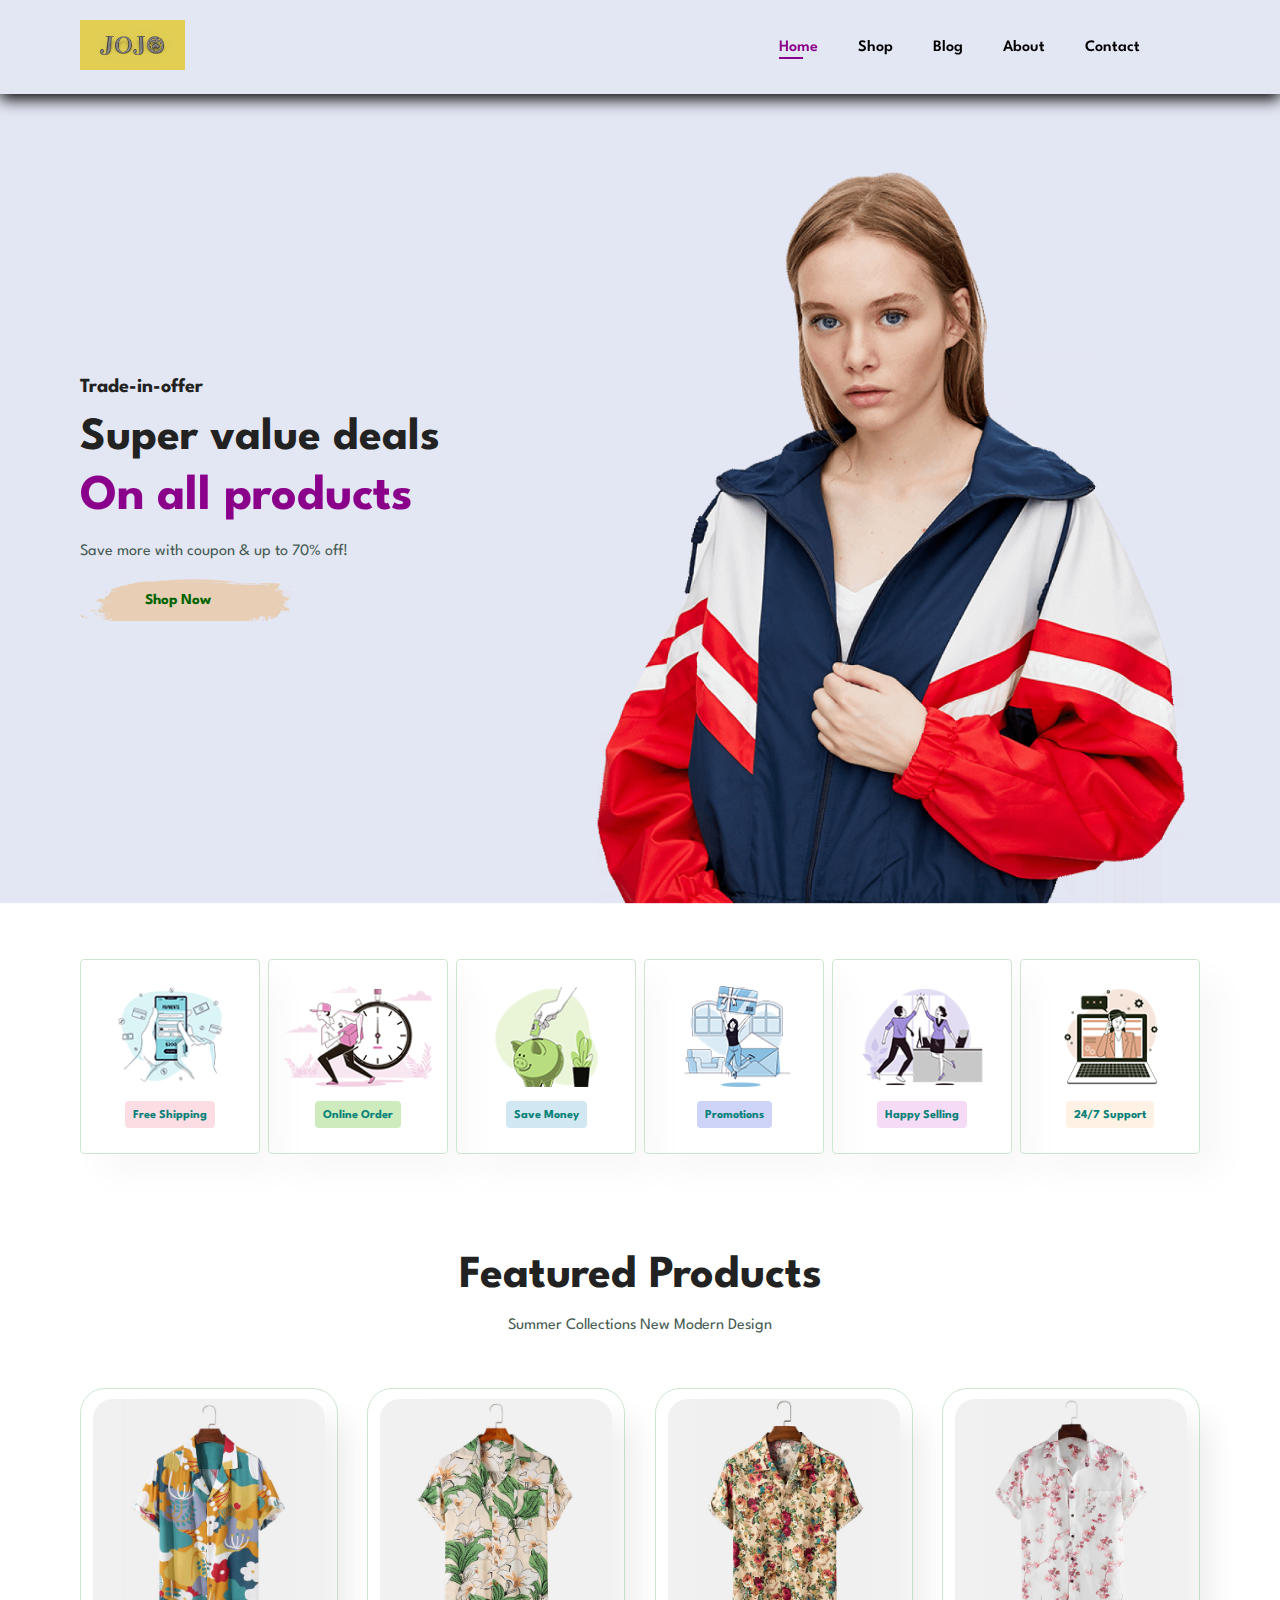
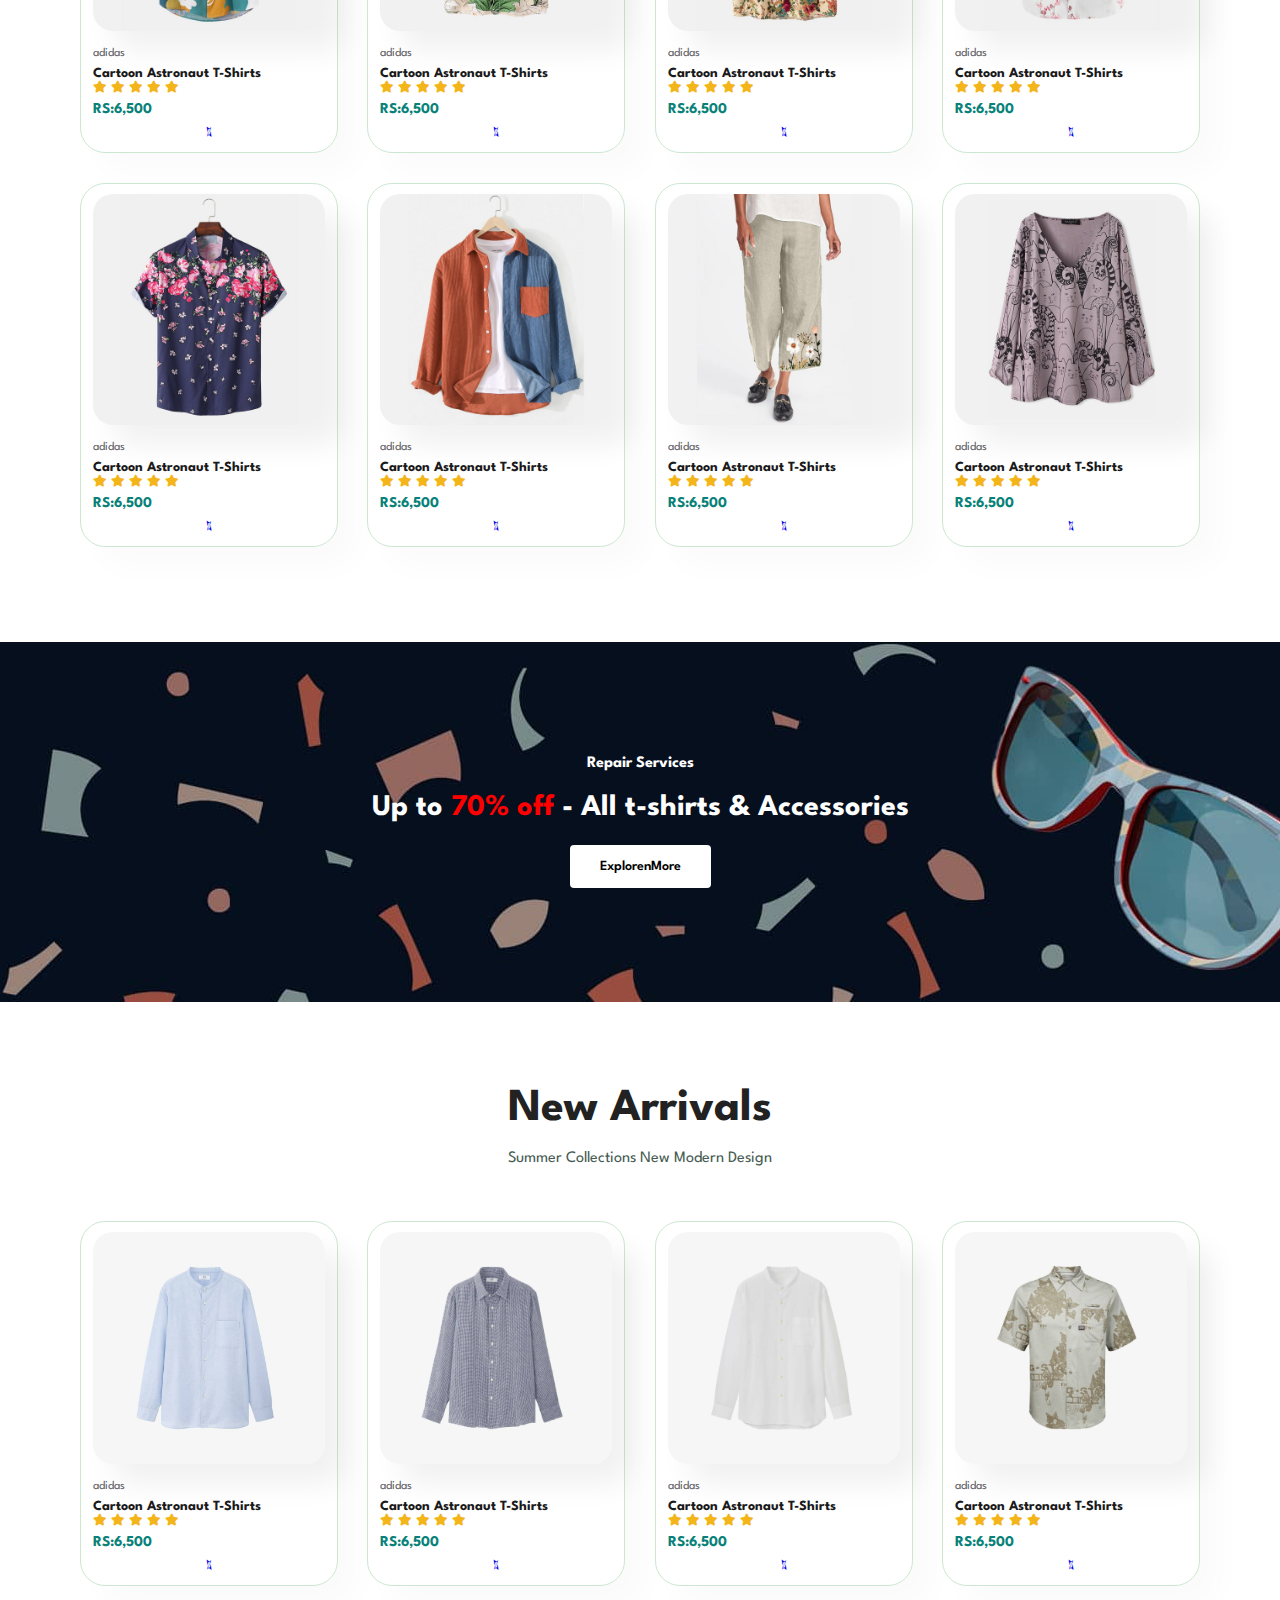
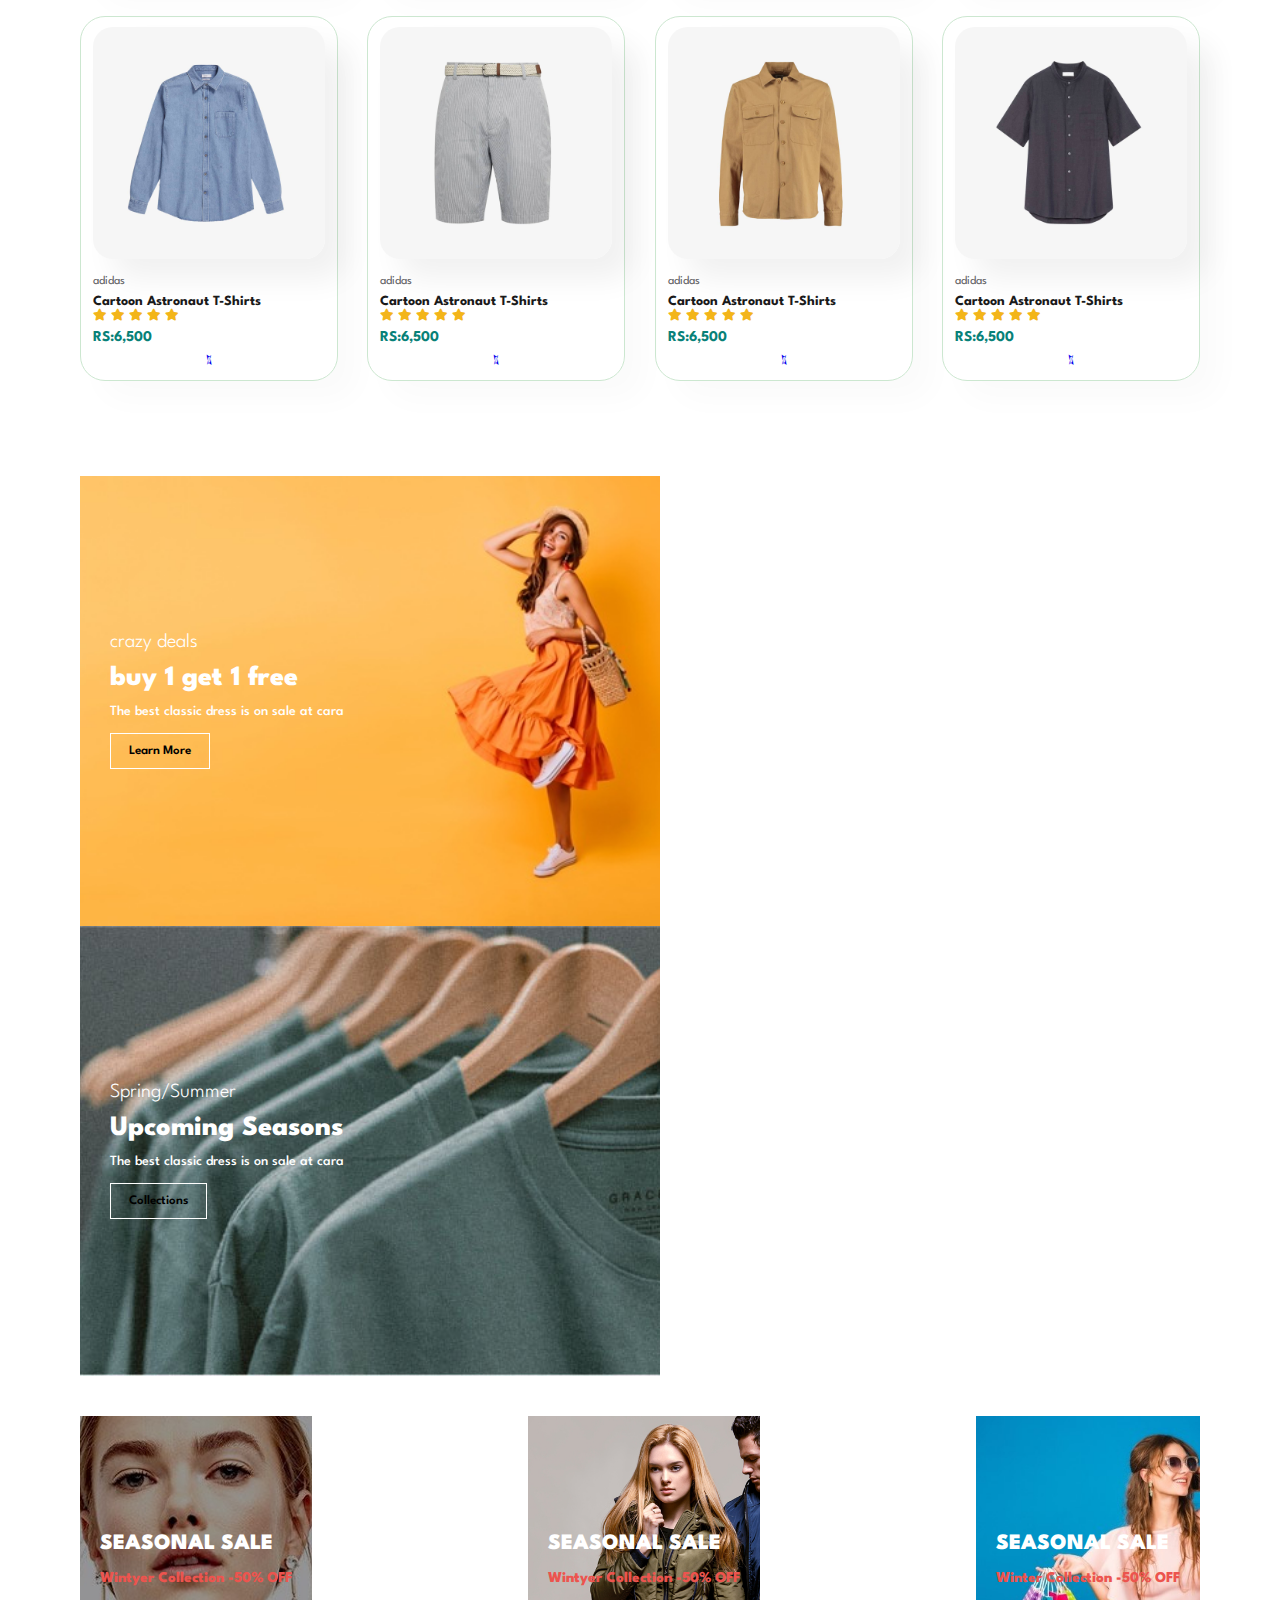
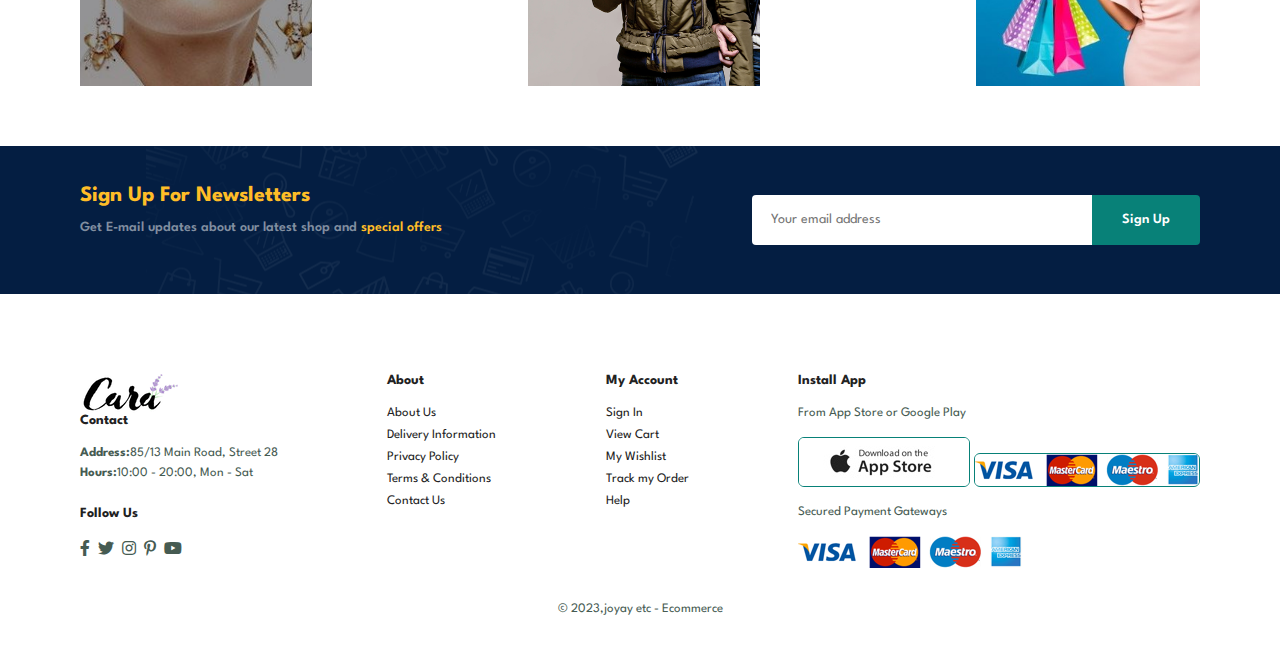
<file: index.html>
<!DOCTYPE html>
<html lang="en">

    <head>
        <meta charset="UTF-8">
        <meta http-equiv="X-UA-Compatible" content="IE=edge">
        <meta name="viewport" content="width=device-width, initial-scale=1.0">
        <title>JO||Clothing</title>
        <link rel="stylesheet" href="https://pro.fontawesome.com/releases/v5.10.0/css/all.css" />

        <link rel="stylesheet" href="style.css">
    </head>

    <body>
<section id="header">
    <a href="#"><img src="img/jojo-letras.png" class="logo" alt="" height="50px"></a>
<div>
    <ul id="navbar">
        <li><a class="active" href="index.html">Home</a></li>
        <li><a href="shop.html">Shop</a></li>
        <li><a href="blog.html">Blog</a></li>
        <li><a href="about.html">About</a></li>
        <li><a href="contact.html">Contact</a></li>
        <li id="lg-bag"><a href="cart.html"><i class="far fa-shoppin-bag"></i></a></li>
        <a href="#" id="close"><i class="far fa-times"></i></a>
    </ul>
</div>
<div id="mobile">
    <a href="cart.html"><i class="far fa-shoppin-bag"></i></a>
    <i id="bar" class="fas fa-outdent"></i>
</div>
</section>

<!----------------------------------->

<section id="hero">
    <h4>Trade-in-offer</h4>
    <h2>Super value deals</h2>
    <h1>On all products</h1>
    <p>Save more with coupon & up to 70% off!</p>
    <button>Shop Now</button>
</section>

<!-----------features----------------->

<section id="feature" class="section-p1">
    <div class="fe-box">
        <img src="img/features/f1.png" alt="">
        <h6>Free Shipping</h6>
    </div>
    <div class="fe-box">
        <img src="img/features/f2.png" alt="">
        <h6>Online Order</h6>
    </div>
    <div class="fe-box">
        <img src="img/features/f3.png" alt="">
        <h6>Save Money</h6>
    </div>
    <div class="fe-box">
        <img src="img/features/f4.png" alt="">
        <h6>Promotions</h6>
    </div>
    <div class="fe-box">
        <img src="img/features/f5.png" alt="">
        <h6>Happy Selling</h6>
    </div>
    <div class="fe-box">
        <img src="img/features/f6.png" alt="">
        <h6>24/7 Support</h6>
    </div>
</section>

<!--------------featured product-------------------->

<section id="product1" class="section-p1">
    <h2>Featured Products</h2>
    <p>Summer Collections New Modern Design</p>
    <div class="pro-container">
        <div class="pro">
            <img src="img/products//f1.jpg" alt="">
            <div class="des">
                <span>adidas</span>
                <h5>Cartoon Astronaut T-Shirts</h5>
                <div class="star">
                    <i class="fas fa-star"></i>
                    <i class="fas fa-star"></i>
                    <i class="fas fa-star"></i>
                    <i class="fas fa-star"></i>
                    <i class="fas fa-star"></i>
                </div>
                <h4>RS:6,500</h4>
            </div>
            <a href="#"><i class="fal fa-shopping-cart"></i></a>
        </div>
        <div class="pro">
            <img src="img/products//f2.jpg" alt="">
            <div class="des">
                <span>adidas</span>
                <h5>Cartoon Astronaut T-Shirts</h5>
                <div class="star">
                    <i class="fas fa-star"></i>
                    <i class="fas fa-star"></i>
                    <i class="fas fa-star"></i>
                    <i class="fas fa-star"></i>
                    <i class="fas fa-star"></i>
                </div>
                <h4>RS:6,500</h4>
            </div>
            <a href="#"><i class="fal fa-shopping-cart"></i></a>
        </div>
        <div class="pro">
            <img src="img/products//f3.jpg" alt="">
            <div class="des">
                <span>adidas</span>
                <h5>Cartoon Astronaut T-Shirts</h5>
                <div class="star">
                    <i class="fas fa-star"></i>
                    <i class="fas fa-star"></i>
                    <i class="fas fa-star"></i>
                    <i class="fas fa-star"></i>
                    <i class="fas fa-star"></i>
                </div>
                <h4>RS:6,500</h4>
            </div>
            <a href="#"><i class="fal fa-shopping-cart"></i></a>
        </div>
        <div class="pro">
            <img src="img/products//f4.jpg" alt="">
            <div class="des">
                <span>adidas</span>
                <h5>Cartoon Astronaut T-Shirts</h5>
                <div class="star">
                    <i class="fas fa-star"></i>
                    <i class="fas fa-star"></i>
                    <i class="fas fa-star"></i>
                    <i class="fas fa-star"></i>
                    <i class="fas fa-star"></i>
                </div>
                <h4>RS:6,500</h4>
            </div>
            <a href="#"><i class="fal fa-shopping-cart"></i></a>
        </div>
        <div class="pro">
            <img src="img/products//f5.jpg" alt="">
            <div class="des">
                <span>adidas</span>
                <h5>Cartoon Astronaut T-Shirts</h5>
                <div class="star">
                    <i class="fas fa-star"></i>
                    <i class="fas fa-star"></i>
                    <i class="fas fa-star"></i>
                    <i class="fas fa-star"></i>
                    <i class="fas fa-star"></i>
                </div>
                <h4>RS:6,500</h4>
            </div>
            <a href="#"><i class="fal fa-shopping-cart"></i></a>
        </div>
        <div class="pro">
            <img src="img/products//f6.jpg" alt="">
            <div class="des">
                <span>adidas</span>
                <h5>Cartoon Astronaut T-Shirts</h5>
                <div class="star">
                    <i class="fas fa-star"></i>
                    <i class="fas fa-star"></i>
                    <i class="fas fa-star"></i>
                    <i class="fas fa-star"></i>
                    <i class="fas fa-star"></i>
                </div>
                <h4>RS:6,500</h4>
            </div>
            <a href="#"><i class="fal fa-shopping-cart"></i></a>
        </div>
        <div class="pro">
            <img src="img/products//f7.jpg" alt="">
            <div class="des">
                <span>adidas</span>
                <h5>Cartoon Astronaut T-Shirts</h5>
                <div class="star">
                    <i class="fas fa-star"></i>
                    <i class="fas fa-star"></i>
                    <i class="fas fa-star"></i>
                    <i class="fas fa-star"></i>
                    <i class="fas fa-star"></i>
                </div>
                <h4>RS:6,500</h4>
            </div>
            <a href="#"><i class="fal fa-shopping-cart"></i></a>
        </div>
        <div class="pro">
            <img src="img/products//f8.jpg" alt="">
            <div class="des">
                <span>adidas</span>
                <h5>Cartoon Astronaut T-Shirts</h5>
                <div class="star">
                    <i class="fas fa-star"></i>
                    <i class="fas fa-star"></i>
                    <i class="fas fa-star"></i>
                    <i class="fas fa-star"></i>
                    <i class="fas fa-star"></i>
                </div>
                <h4>RS:6,500</h4>
            </div>
            <a href="#"><i class="fal fa-shopping-cart"></i></a>
        </div>
    </div>
</section>

<!------------banner--------------------->

<section id="banner" class="section-m1">
    <h4>Repair Services</h4>
    <h2>Up to <span>70% off</span> - All t-shirts & Accessories</h2>
    <button class="normal">ExplorenMore</button>
</section>

<!-------------new arrivals--------------------->

<section id="product1" class="section-p1">
    <h2>New Arrivals</h2>
    <p>Summer Collections New Modern Design</p>
    <div class="pro-container">
        <div class="pro">
            <img src="img/products//n1.jpg" alt="">
            <div class="des">
                <span>adidas</span>
                <h5>Cartoon Astronaut T-Shirts</h5>
                <div class="star">
                    <i class="fas fa-star"></i>
                    <i class="fas fa-star"></i>
                    <i class="fas fa-star"></i>
                    <i class="fas fa-star"></i>
                    <i class="fas fa-star"></i>
                </div>
                <h4>RS:6,500</h4>
            </div>
            <a href="#"><i class="fal fa-shopping-cart"></i></a>
        </div>
        <div class="pro">
            <img src="img/products//n2.jpg" alt="">
            <div class="des">
                <span>adidas</span>
                <h5>Cartoon Astronaut T-Shirts</h5>
                <div class="star">
                    <i class="fas fa-star"></i>
                    <i class="fas fa-star"></i>
                    <i class="fas fa-star"></i>
                    <i class="fas fa-star"></i>
                    <i class="fas fa-star"></i>
                </div>
                <h4>RS:6,500</h4>
            </div>
            <a href="#"><i class="fal fa-shopping-cart"></i></a>
        </div>
        <div class="pro">
            <img src="img/products//n3.jpg" alt="">
            <div class="des">
                <span>adidas</span>
                <h5>Cartoon Astronaut T-Shirts</h5>
                <div class="star">
                    <i class="fas fa-star"></i>
                    <i class="fas fa-star"></i>
                    <i class="fas fa-star"></i>
                    <i class="fas fa-star"></i>
                    <i class="fas fa-star"></i>
                </div>
                <h4>RS:6,500</h4>
            </div>
            <a href="#"><i class="fal fa-shopping-cart"></i></a>
        </div>
        <div class="pro">
            <img src="img/products//n4.jpg" alt="">
            <div class="des">
                <span>adidas</span>
                <h5>Cartoon Astronaut T-Shirts</h5>
                <div class="star">
                    <i class="fas fa-star"></i>
                    <i class="fas fa-star"></i>
                    <i class="fas fa-star"></i>
                    <i class="fas fa-star"></i>
                    <i class="fas fa-star"></i>
                </div>
                <h4>RS:6,500</h4>
            </div>
            <a href="#"><i class="fal fa-shopping-cart"></i></a>
        </div>
        <div class="pro">
            <img src="img/products//n5.jpg" alt="">
            <div class="des">
                <span>adidas</span>
                <h5>Cartoon Astronaut T-Shirts</h5>
                <div class="star">
                    <i class="fas fa-star"></i>
                    <i class="fas fa-star"></i>
                    <i class="fas fa-star"></i>
                    <i class="fas fa-star"></i>
                    <i class="fas fa-star"></i>
                </div>
                <h4>RS:6,500</h4>
            </div>
            <a href="#"><i class="fal fa-shopping-cart"></i></a>
        </div>
        <div class="pro">
            <img src="img/products//n6.jpg" alt="">
            <div class="des">
                <span>adidas</span>
                <h5>Cartoon Astronaut T-Shirts</h5>
                <div class="star">
                    <i class="fas fa-star"></i>
                    <i class="fas fa-star"></i>
                    <i class="fas fa-star"></i>
                    <i class="fas fa-star"></i>
                    <i class="fas fa-star"></i>
                </div>
                <h4>RS:6,500</h4>
            </div>
            <a href="#"><i class="fal fa-shopping-cart"></i></a>
        </div>
        <div class="pro">
            <img src="img/products//n7.jpg" alt="">
            <div class="des">
                <span>adidas</span>
                <h5>Cartoon Astronaut T-Shirts</h5>
                <div class="star">
                    <i class="fas fa-star"></i>
                    <i class="fas fa-star"></i>
                    <i class="fas fa-star"></i>
                    <i class="fas fa-star"></i>
                    <i class="fas fa-star"></i>
                </div>
                <h4>RS:6,500</h4>
            </div>
            <a href="#"><i class="fal fa-shopping-cart"></i></a>
        </div>
        <div class="pro">
            <img src="img/products//n8.jpg" alt="">
            <div class="des">
                <span>adidas</span>
                <h5>Cartoon Astronaut T-Shirts</h5>
                <div class="star">
                    <i class="fas fa-star"></i>
                    <i class="fas fa-star"></i>
                    <i class="fas fa-star"></i>
                    <i class="fas fa-star"></i>
                    <i class="fas fa-star"></i>
                </div>
                <h4>RS:6,500</h4>
            </div>
            <a href="#"><i class="fal fa-shopping-cart"></i></a>
        </div>
    </div>
</section>

<!-------------banner2------------------>
<section id="sm-banner" class="section-p1">
    <div class="banner-box">
        <h4>crazy deals</h4>
        <h2>buy 1 get 1 free</h2>
        <span>The best classic dress is on sale at cara</span>
        <button class="white">Learn More</button>
    </div>
    <div class="banner-box banner-box2">
        <h4>Spring/Summer</h4>
        <h2>Upcoming Seasons</h2>
        <span>The best classic dress is on sale at cara</span>
        <button class="white">Collections</button>
    </div>
</section>

<!-------------banner3----------------->

<section id="banner3">
    <div class="banner-box">
       
        <h2>SEASONAL SALE</h2>
        <h3>Wintyer Collection -50% OFF</h3>
        
    </div>
    <div class="banner-box banner-box2 ">
       
        <h2>SEASONAL SALE</h2>
        <h3>Wintyer Collection -50% OFF</h3>
        
    </div>
    <div class="banner-box banner-box3">
       
        <h2>SEASONAL SALE</h2>
        <h3>Winter Collection -50% OFF</h3>
        
    </div>
</section>


<!----------------newsletter banner------------------------------>

<section id="newsletter" class="section-p1 section-m1">
    <div class="newstext">
        <h4>Sign Up For Newsletters</h4>
        <p>Get E-mail updates about our latest shop and <span>special offers</span></p>
    </div>

    <div class="form">
        <input type="text" placeholder="Your email address">
        <button class="normal">Sign Up</button>
    </div>
</section>

<!-----------footer--------------------->

<footer class="section-p1">
    <div class="col">
        <img src="img/logo.png" alt="">
        <h4>Contact</h4>
        <p><strong>Address:</strong>85/13 Main Road, Street 28</p>
        <p><strong>Hours:</strong>10:00 - 20:00, Mon - Sat</p>
        <div class="follow">
            <h4>Follow Us</h4>
            <div class="icon">
                <i class="fab fab fa-facebook-f"></i>
                <i class="fab fab fa-twitter"></i>
                <i class="fab fab fab fa-instagram"></i>
                <i class="fab fab fab fa-pinterest-p"></i>
                <i class="fab fab fab fa-youtube"></i>
            </div>
        </div>
    </div>

    <div class="col">
        <h4>About</h4>
        <a href="#">About Us</a>
        <a href="#">Delivery Information</a>
        <a href="#">Privacy Policy</a>
        <a href="#">Terms & Conditions</a>
        <a href="#">Contact Us</a>
    </div>

    <div class="col">
        <h4>My Account</h4>
        <a href="#">Sign In</a>
        <a href="#">View Cart</a>
        <a href="#">My Wishlist</a>
        <a href="#">Track my Order</a>
        <a href="#">Help</a>
    </div>

    <div class="col install">
        <h4>Install App</h4>
        <p>From App Store or Google Play</p>
        <div class="row">
            <img src="img/pay/app.jpg" alt="">
            <img src="img/pay/pay.png" alt="">
        </div>
        <p>Secured Payment Gateways</p>
        <img src="img/pay/pay.png" alt="">
    </div>

    <div class="copyright">
        <p>© 2023,joyay etc - Ecommerce </p>
    </div>

</footer>
















        <script src="script.js"></script>
    </body>

</html>
</file>
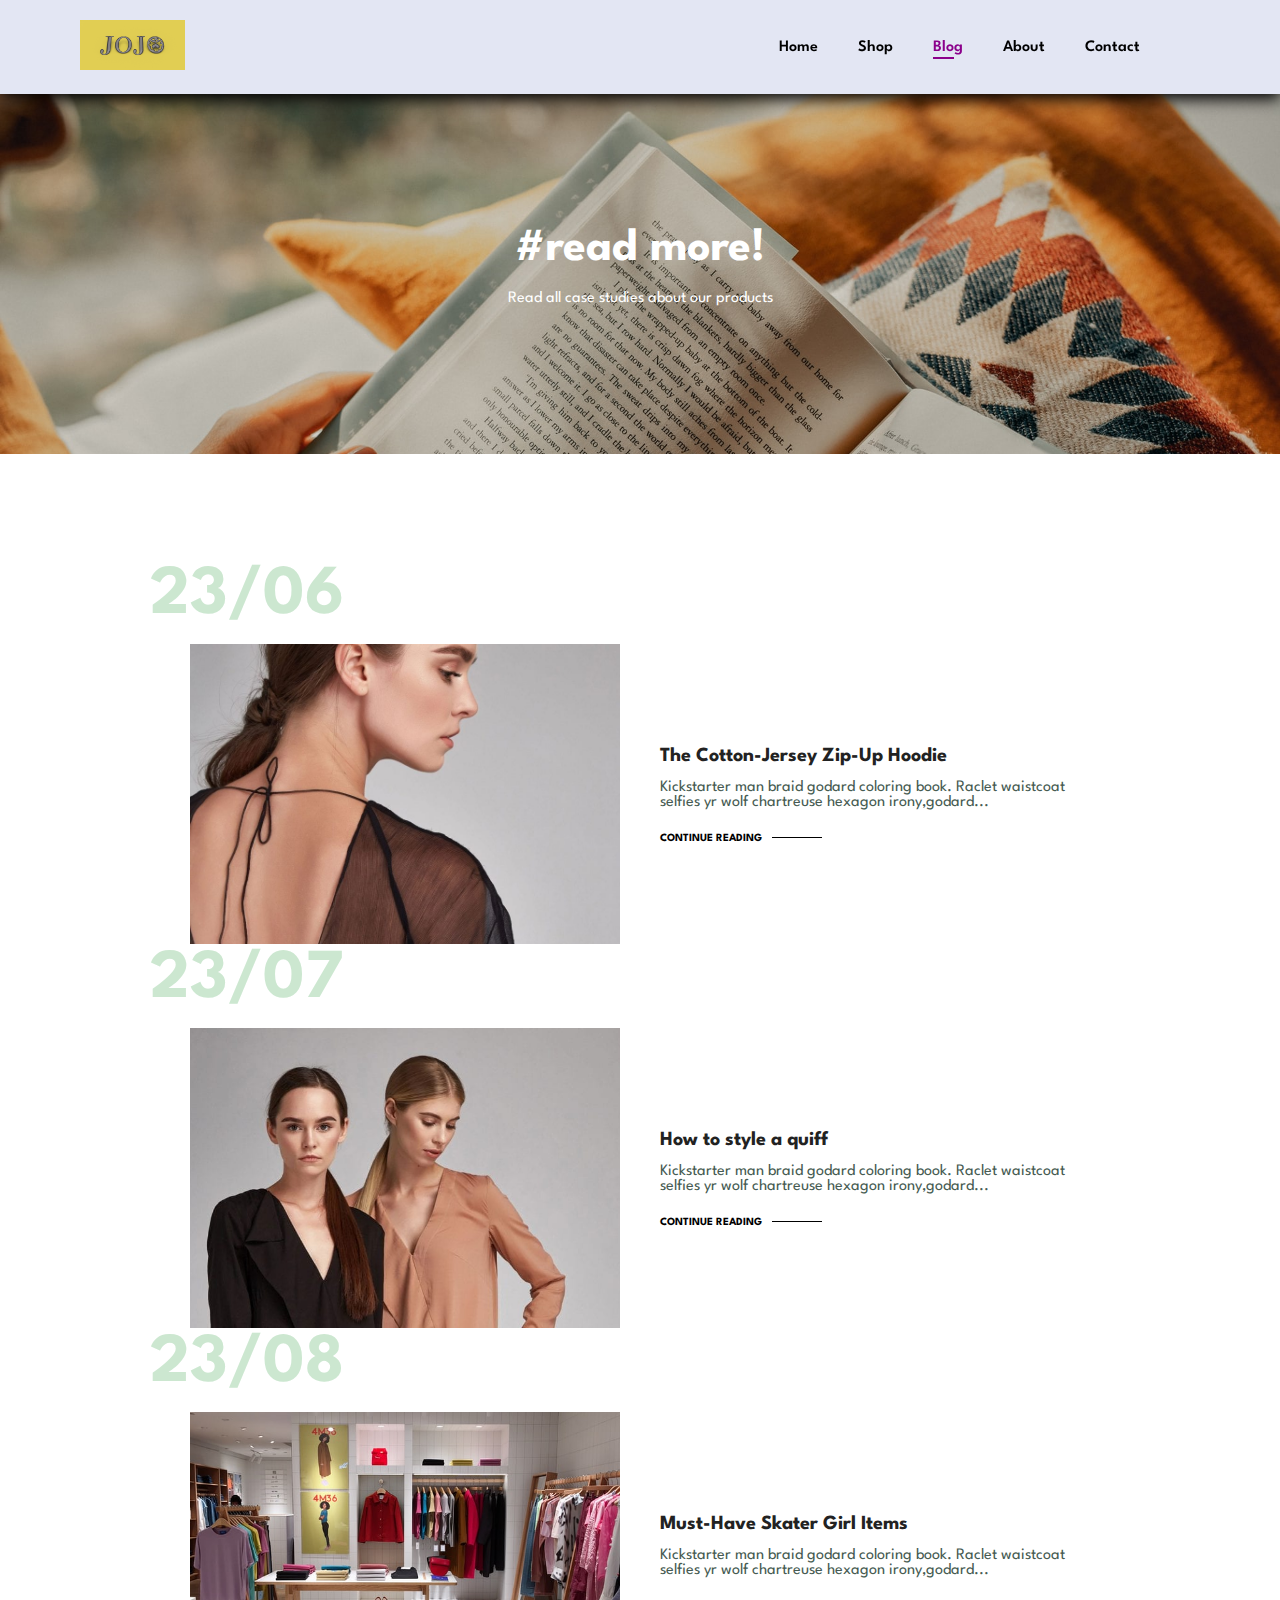
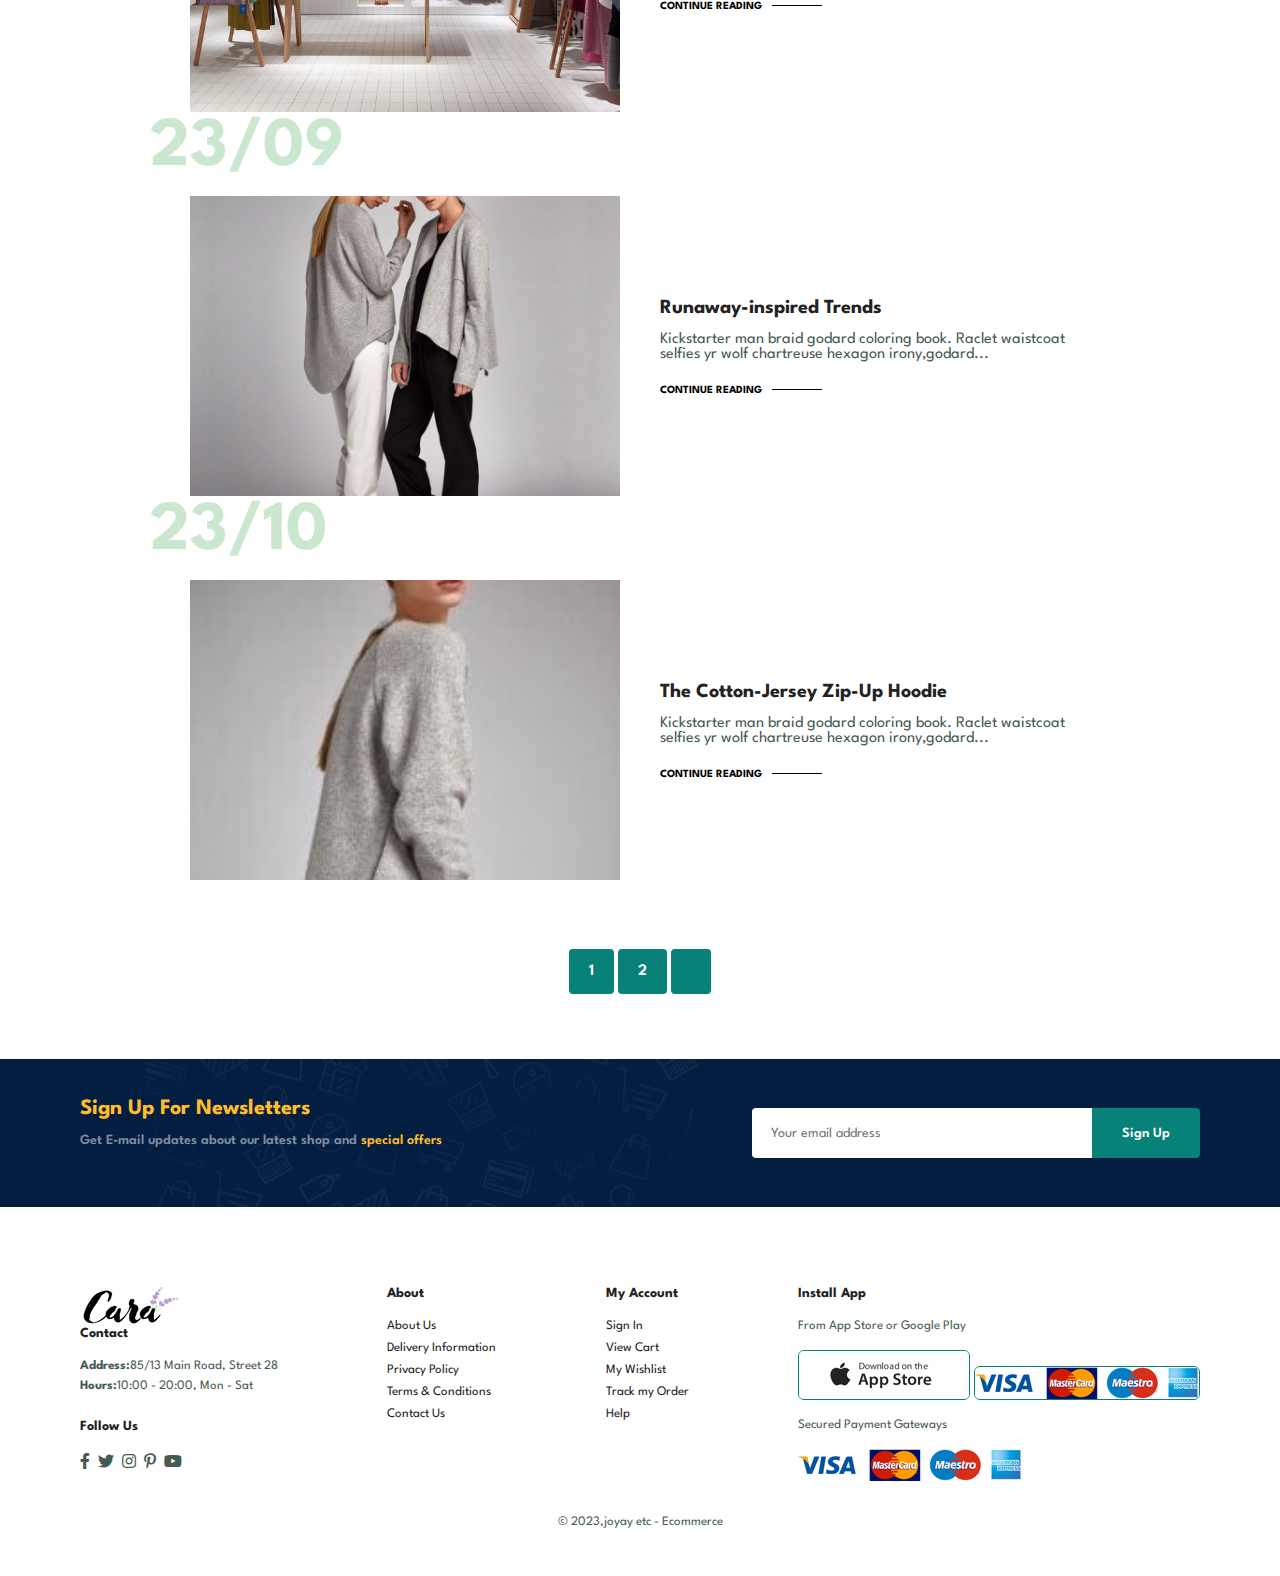
<file: blog.html>
<!DOCTYPE html>
<html lang="en">

    <head>
        <meta charset="UTF-8">
        <meta http-equiv="X-UA-Compatible" content="IE=edge">
        <meta name="viewport" content="width=device-width, initial-scale=1.0">
        <title>JO||Clothing</title>
        <link rel="stylesheet" href="https://pro.fontawesome.com/releases/v5.10.0/css/all.css" />

        <link rel="stylesheet" href="style.css">
    </head>

    <body>
<section id="header">
    <a href="#"><img src="img/jojo-letras.png" class="logo" alt="" height="50px"></a>
<div>
    <ul id="navbar">
        <li><a href="index.html">Home</a></li>
        <li><a href="shop.html">Shop</a></li>
        <li><a class="active" href="blog.html">Blog</a></li>
        <li><a href="about.html">About</a></li>
        <li><a href="contact.html">Contact</a></li>
        <li id="lg-bag"><a href="cart.html"><i class="far fa-shoppin-bag"></i></a></li>
        <a href="#" id="close"><i class="far fa-times"></i></a>
    </ul>
</div>
<div id="mobile">
    <a href="cart.html"><i class="far fa-shoppin-bag"></i></a>
    <i id="bar" class="fas fa-outdent"></i>
</div>
</section>

<!----------------------------------->

<section id="page-header" class="blog-header">
   
    <h2>#read more!</h2>
    
    <p>Read all case studies about our products</p>
   
</section>

<section id="blog">
    <div class="blog-box">
        <div class="blog-img">
            <img src="img/blog/b1 (1).jpg" alt="">
        </div>
        <div class="blog-details">
            <h4>The Cotton-Jersey Zip-Up Hoodie</h4>
            <p>Kickstarter man braid godard coloring book. Raclet waistcoat selfies
                yr wolf chartreuse hexagon irony,godard...
            </p>
            <a href="#">CONTINUE READING</a>
        </div>
        <h1>23/06</h1>
    </div>
    <div class="blog-box">
        <div class="blog-img">
            <img src="img/blog/b2.jpg" alt="">
        </div>
        <div class="blog-details">
            <h4>How to style a quiff</h4>
            <p>Kickstarter man braid godard coloring book. Raclet waistcoat selfies
                yr wolf chartreuse hexagon irony,godard...
            </p>
            <a href="#">CONTINUE READING</a>
        </div>
        <h1>23/07</h1>
    </div>
    <div class="blog-box">
        <div class="blog-img">
            <img src="img/blog/b3.jpg" alt="">
        </div>
        <div class="blog-details">
            <h4>Must-Have Skater Girl Items</h4>
            <p>Kickstarter man braid godard coloring book. Raclet waistcoat selfies
                yr wolf chartreuse hexagon irony,godard...
            </p>
            <a href="#">CONTINUE READING</a>
        </div>
        <h1>23/08</h1>
    </div>
    <div class="blog-box">
        <div class="blog-img">
            <img src="img/blog/b4.jpg" alt="">
        </div>
        <div class="blog-details">
            <h4>Runaway-inspired Trends</h4>
            <p>Kickstarter man braid godard coloring book. Raclet waistcoat selfies
                yr wolf chartreuse hexagon irony,godard...
            </p>
            <a href="#">CONTINUE READING</a>
        </div>
        <h1>23/09</h1>
    </div>
    <div class="blog-box">
        <div class="blog-img">
            <img src="img/blog/b5.jpg" alt="">
        </div>
        <div class="blog-details">
            <h4>The Cotton-Jersey Zip-Up Hoodie</h4>
            <p>Kickstarter man braid godard coloring book. Raclet waistcoat selfies
                yr wolf chartreuse hexagon irony,godard...
            </p>
            <a href="#">CONTINUE READING</a>
        </div>
        <h1>23/10</h1>
    </div>
</section>

<!-----------features----------------->



<!--------------featured product-------------------->



<section id="pagination" class="section-p1">
    <a href="#">1</a>
    <a href="#">2</a>
    <a href="#" target="_blank"><i class="fal fa-youtube-long-arrow-alt-right"></i></a>

</section>









<section id="newsletter" class="section-p1 section-m1">
    <div class="newstext">
        <h4>Sign Up For Newsletters</h4>
        <p>Get E-mail updates about our latest shop and <span>special offers</span></p>
    </div>

    <div class="form">
        <input type="text" placeholder="Your email address">
        <button class="normal">Sign Up</button>
    </div>
</section>

<!-----------footer--------------------->

<footer class="section-p1">
    <div class="col">
        <img src="img/logo.png" alt="">
        <h4>Contact</h4>
        <p><strong>Address:</strong>85/13 Main Road, Street 28</p>
        <p><strong>Hours:</strong>10:00 - 20:00, Mon - Sat</p>
        <div class="follow">
            <h4>Follow Us</h4>
            <div class="icon">
                <i class="fab fab fa-facebook-f"></i>
                <i class="fab fab fa-twitter"></i>
                <i class="fab fab fab fa-instagram"></i>
                <i class="fab fab fab fa-pinterest-p"></i>
                <i class="fab fab fab fa-youtube"></i>
            </div>
        </div>
    </div>

    <div class="col">
        <h4>About</h4>
        <a href="#">About Us</a>
        <a href="#">Delivery Information</a>
        <a href="#">Privacy Policy</a>
        <a href="#">Terms & Conditions</a>
        <a href="#">Contact Us</a>
    </div>

    <div class="col">
        <h4>My Account</h4>
        <a href="#">Sign In</a>
        <a href="#">View Cart</a>
        <a href="#">My Wishlist</a>
        <a href="#">Track my Order</a>
        <a href="#">Help</a>
    </div>

    <div class="col install">
        <h4>Install App</h4>
        <p>From App Store or Google Play</p>
        <div class="row">
            <img src="img/pay/app.jpg" alt="">
            <img src="img/pay/pay.png" alt="">
        </div>
        <p>Secured Payment Gateways</p>
        <img src="img/pay/pay.png" alt="">
    </div>

    <div class="copyright">
        <p>© 2023,joyay etc - Ecommerce </p>
    </div>

</footer>
















        <script src="script.js"></script>
    </body>

</html>
</file>
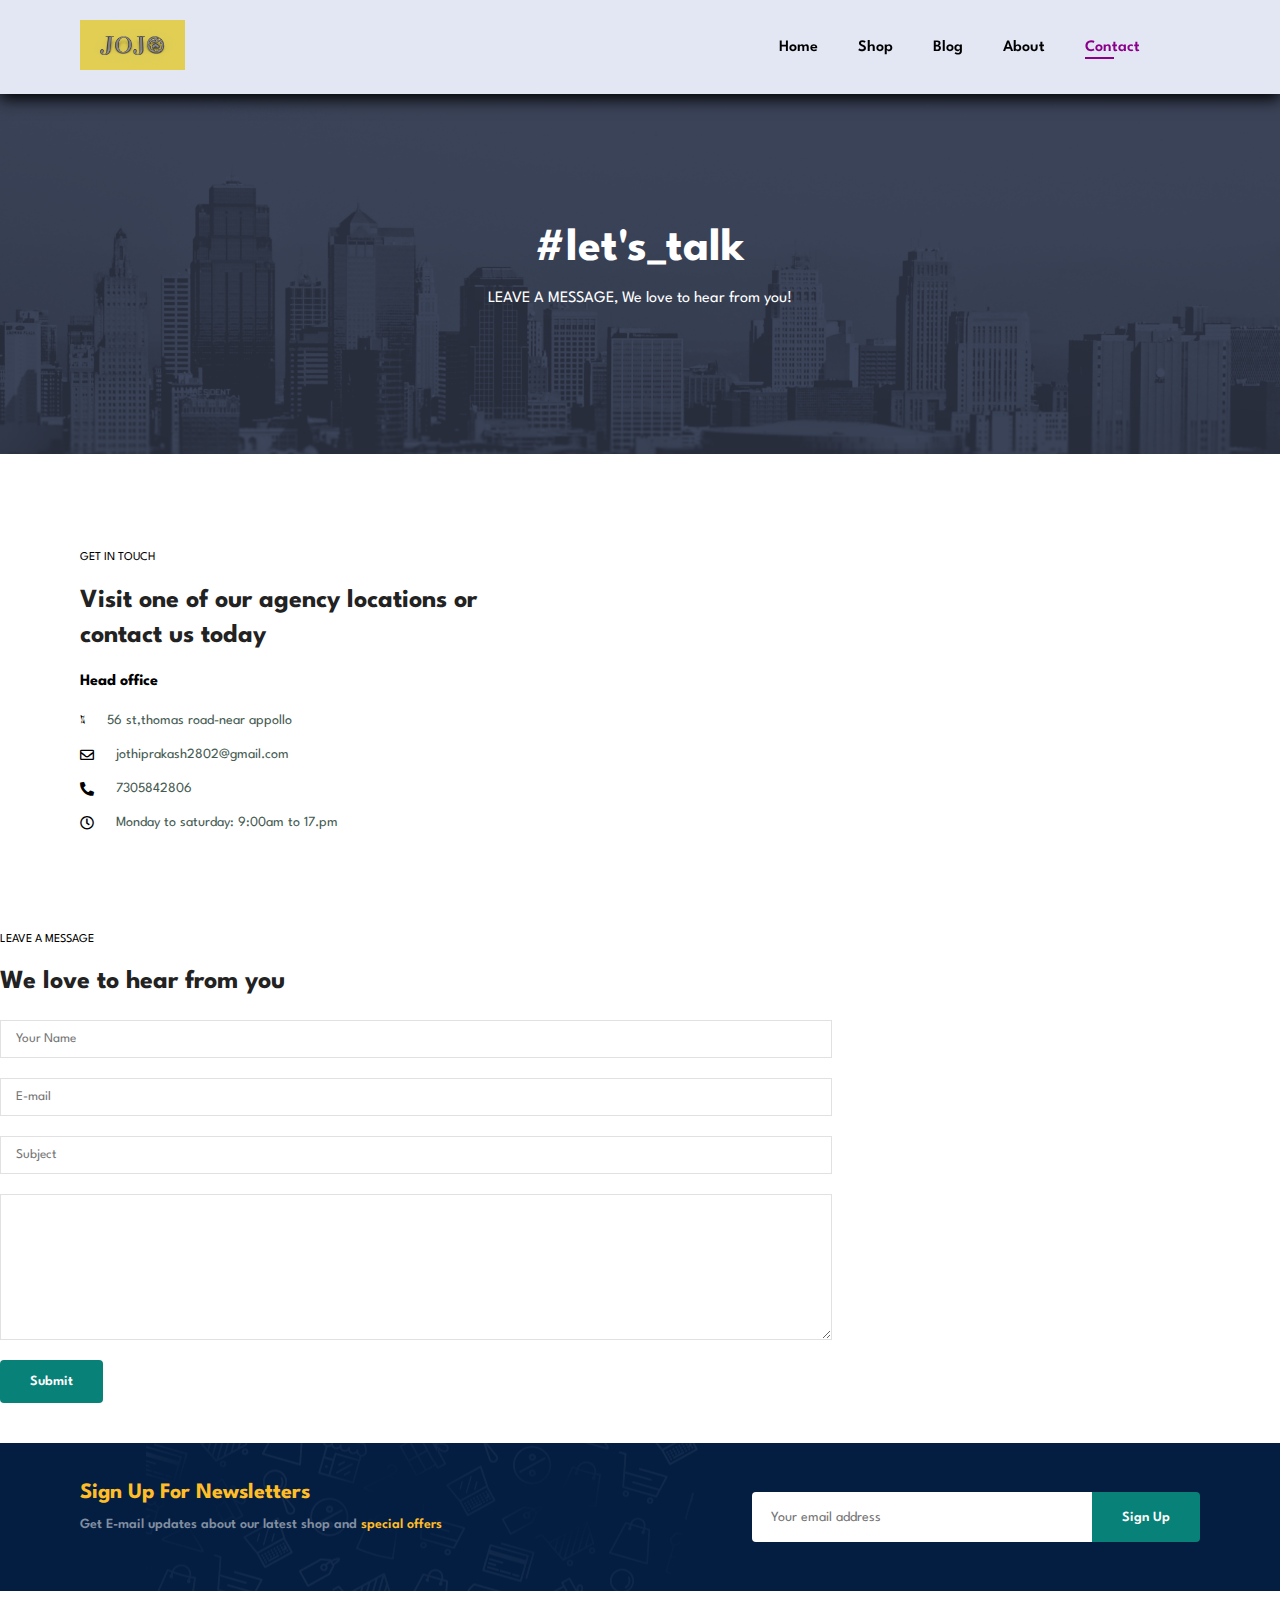
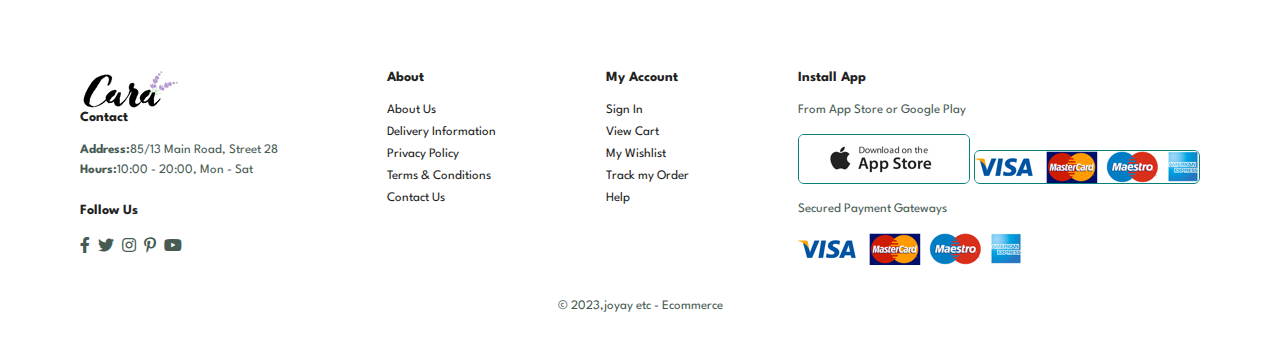
<file: contact.html>
<!DOCTYPE html>
<html lang="en">

    <head>
        <meta charset="UTF-8">
        <meta http-equiv="X-UA-Compatible" content="IE=edge">
        <meta name="viewport" content="width=device-width, initial-scale=1.0">
        <title>JO||Clothing</title>
        <link rel="stylesheet" href="https://pro.fontawesome.com/releases/v5.10.0/css/all.css" />

        <link rel="stylesheet" href="style.css">
    </head>

    <body>
<section id="header">
    <a href="#"><img src="img/jojo-letras.png" class="logo" alt="" height="50px"></a>
<div>
    <ul id="navbar">
        <li><a href="index.html">Home</a></li>
        <li><a href="shop.html">Shop</a></li>
        <li><a href="blog.html">Blog</a></li>
        <li><a href="about.html">About</a></li>
        <li><a class="active" href="contact.html">Contact</a></li>
        <li id="lg-bag"><a href="cart.html"><i class="far fa-shoppin-bag"></i></a></li>
        <a href="#" id="close"><i class="far fa-times"></i></a>
    </ul>
</div>
<div id="mobile">
    <a href="cart.html"><i class="far fa-shoppin-bag"></i></a>
    <i id="bar" class="fas fa-outdent"></i>
</div>
</section>

<!----------------------------------->

<section id="page-header" class="about-header">
   
    <h2>#let's_talk</h2>
    
    <p>LEAVE A MESSAGE, We love to hear from you!</p>
   
</section>

<section id="contact-details" class="section-p1">
    <div class="details">
        <span>GET IN TOUCH</span>
        <h2>Visit one of our agency locations or contact us today</h2>
        <h3>Head office</h3>
        <div>
            <li>
                <i class="fal fa-map"></i>
                <p>56 st,thomas road-near appollo</p>
            </li>
            <li>
                <i class="fal far fa-envelope"></i>
                <p>jothiprakash2802@gmail.com</p>
            </li>
            <li>
                <i class="fal fas fa-phone-alt"></i>
                <p>7305842806</p>
            </li>
            <li>
                <i class="fal far fa-clock"></i>
                <p>Monday to saturday: 9:00am to 17.pm</p>
            </li>
        </div>
    </div>

    <div class="map">
        <iframe src="https://www.google.com/maps/embed?pb=!1m18!1m12!1m3!1d3885.0874743151076!2d80.29999497414053!3d13.156882110790956!2m3!1f0!2f0!3f0!3m2!1i1024!2i768!4f13.1!3m3!1m2!1s0x3a526fc1657dd091%3A0x9cc51e96a2915f97!2sSri%20Ram%20Dayal%20Khemka%20Vivekananda%20Vidyalaya%20Senior%20Secondary%20School!5e0!3m2!1sen!2sin!4v1702369050247!5m2!1sen!2sin" width="600" height="450" style="border:0;" allowfullscreen="" loading="lazy" referrerpolicy="no-referrer-when-downgrade"></iframe>
    </div>
</section>

<section id="form-details">
    <form action="">
        <span>LEAVE A MESSAGE</span>
        <h2>We love to hear from you</h2>
        <input type="text" placeholder="Your Name">
        <input type="text" placeholder="E-mail">
        <input type="text" placeholder="Subject">
        <textarea name="" id="" cols="30" rows="10" plavceholder="Your Message"></textarea>
        <button class="normal">Submit</button>
    </form>
</section>



<section id="newsletter" class="section-p1 section-m1">
    <div class="newstext">
        <h4>Sign Up For Newsletters</h4>
        <p>Get E-mail updates about our latest shop and <span>special offers</span></p>
    </div>

    <div class="form">
        <input type="text" placeholder="Your email address">
        <button class="normal">Sign Up</button>
    </div>
</section>



<!-----------footer--------------------->

<footer class="section-p1">
    <div class="col">
        <img src="img/logo.png" alt="">
        <h4>Contact</h4>
        <p><strong>Address:</strong>85/13 Main Road, Street 28</p>
        <p><strong>Hours:</strong>10:00 - 20:00, Mon - Sat</p>
        <div class="follow">
            <h4>Follow Us</h4>
            <div class="icon">
                <i class="fab fab fa-facebook-f"></i>
                <i class="fab fab fa-twitter"></i>
                <i class="fab fab fab fa-instagram"></i>
                <i class="fab fab fab fa-pinterest-p"></i>
                <i class="fab fab fab fa-youtube"></i>
            </div>
        </div>
    </div>

    <div class="col">
        <h4>About</h4>
        <a href="#">About Us</a>
        <a href="#">Delivery Information</a>
        <a href="#">Privacy Policy</a>
        <a href="#">Terms & Conditions</a>
        <a href="#">Contact Us</a>
    </div>

    <div class="col">
        <h4>My Account</h4>
        <a href="#">Sign In</a>
        <a href="#">View Cart</a>
        <a href="#">My Wishlist</a>
        <a href="#">Track my Order</a>
        <a href="#">Help</a>
    </div>

    <div class="col install">
        <h4>Install App</h4>
        <p>From App Store or Google Play</p>
        <div class="row">
            <img src="img/pay/app.jpg" alt="">
            <img src="img/pay/pay.png" alt="">
        </div>
        <p>Secured Payment Gateways</p>
        <img src="img/pay/pay.png" alt="">
    </div>

    <div class="copyright">
        <p>© 2023,joyay etc - Ecommerce </p>
    </div>

</footer>
















        <script src="script.js"></script>
    </body>

</html>
</file>
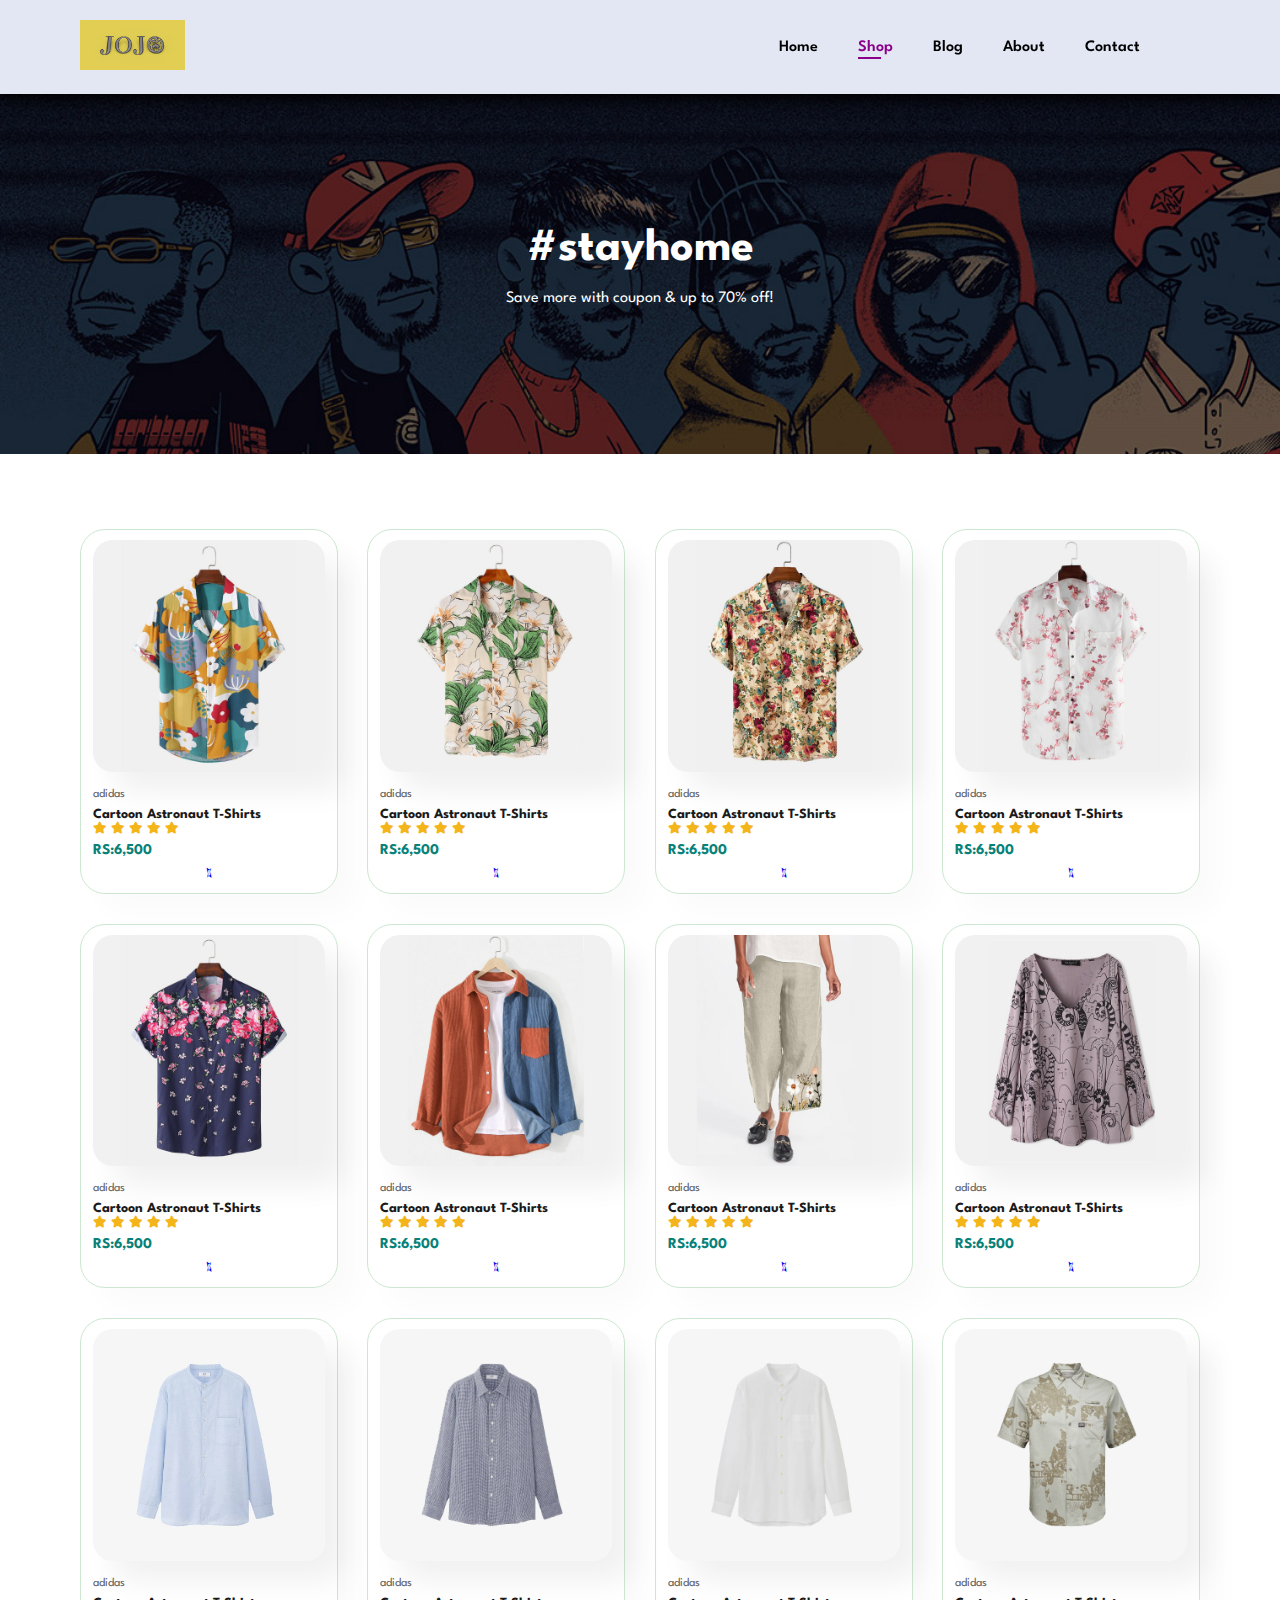
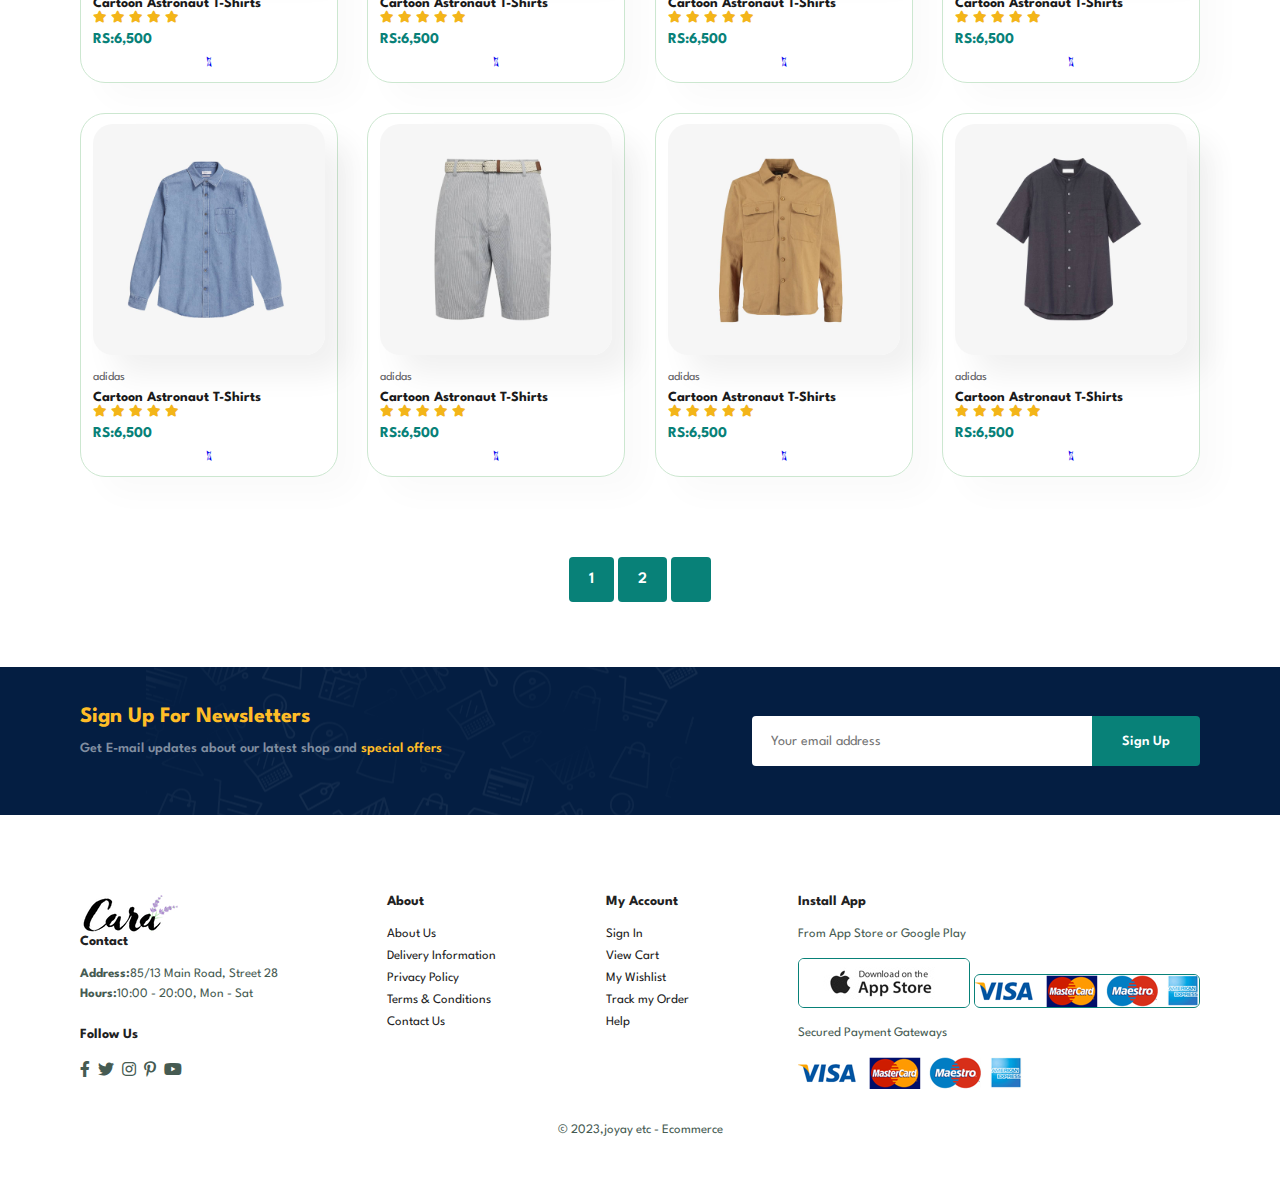
<file: shop.html>
<!DOCTYPE html>
<html lang="en">

    <head>
        <meta charset="UTF-8">
        <meta http-equiv="X-UA-Compatible" content="IE=edge">
        <meta name="viewport" content="width=device-width, initial-scale=1.0">
        <title>JO||Clothing</title>
        <link rel="stylesheet" href="https://pro.fontawesome.com/releases/v5.10.0/css/all.css" />

        <link rel="stylesheet" href="style.css">
    </head>

    <body>
<section id="header">
    <!-- <a href="#"><img src="img/logo.png" class="logo" alt=""></a> -->
    <a href="#"><img src="img/jojo-letras.png" class="logo" alt="" height="50px"></a>
<div>
    <ul id="navbar">
        <li><a href="index.html">Home</a></li>
        <li><a class="active" href="shop.html">Shop</a></li>
        <li><a href="blog.html">Blog</a></li>
        <li><a href="about.html">About</a></li>
        <li><a href="contact.html">Contact</a></li>
        <li id="lg-bag"><a href="cart.html"><i class="far fa-shoppin-bag"></i></a></li>
        <a href="#" id="close"><i class="far fa-times"></i></a>
    </ul>
</div>
<div id="mobile">
    <a href="cart.html"><i class="far fa-shoppin-bag"></i></a>
    <i id="bar" class="fas fa-outdent"></i>
</div>
</section>

<!----------------------------------->

<section id="page-header">
   
    <h2>#stayhome</h2>
    
    <p>Save more with coupon & up to 70% off!</p>
   
</section>

<!-----------features----------------->



<!--------------featured product-------------------->

<section id="product1" class="section-p1">
    
    <div class="pro-container">
        <div class="pro" onclick="window.location.href='sproduct.html';">
            <img src="img/products//f1.jpg" alt="">
            <div class="des">
                <span>adidas</span>
                <h5>Cartoon Astronaut T-Shirts</h5>
                <div class="star">
                    <i class="fas fa-star"></i>
                    <i class="fas fa-star"></i>
                    <i class="fas fa-star"></i>
                    <i class="fas fa-star"></i>
                    <i class="fas fa-star"></i>
                </div>
                <h4>RS:6,500</h4>
            </div>
            <a href="#"><i class="fal fa-shopping-cart"></i></a>
        </div>
        <div class="pro">
            <img src="img/products//f2.jpg" alt="">
            <div class="des">
                <span>adidas</span>
                <h5>Cartoon Astronaut T-Shirts</h5>
                <div class="star">
                    <i class="fas fa-star"></i>
                    <i class="fas fa-star"></i>
                    <i class="fas fa-star"></i>
                    <i class="fas fa-star"></i>
                    <i class="fas fa-star"></i>
                </div>
                <h4>RS:6,500</h4>
            </div>
            <a href="#"><i class="fal fa-shopping-cart"></i></a>
        </div>
        <div class="pro">
            <img src="img/products//f3.jpg" alt="">
            <div class="des">
                <span>adidas</span>
                <h5>Cartoon Astronaut T-Shirts</h5>
                <div class="star">
                    <i class="fas fa-star"></i>
                    <i class="fas fa-star"></i>
                    <i class="fas fa-star"></i>
                    <i class="fas fa-star"></i>
                    <i class="fas fa-star"></i>
                </div>
                <h4>RS:6,500</h4>
            </div>
            <a href="#"><i class="fal fa-shopping-cart"></i></a>
        </div>
        <div class="pro">
            <img src="img/products//f4.jpg" alt="">
            <div class="des">
                <span>adidas</span>
                <h5>Cartoon Astronaut T-Shirts</h5>
                <div class="star">
                    <i class="fas fa-star"></i>
                    <i class="fas fa-star"></i>
                    <i class="fas fa-star"></i>
                    <i class="fas fa-star"></i>
                    <i class="fas fa-star"></i>
                </div>
                <h4>RS:6,500</h4>
            </div>
            <a href="#"><i class="fal fa-shopping-cart"></i></a>
        </div>
        <div class="pro">
            <img src="img/products//f5.jpg" alt="">
            <div class="des">
                <span>adidas</span>
                <h5>Cartoon Astronaut T-Shirts</h5>
                <div class="star">
                    <i class="fas fa-star"></i>
                    <i class="fas fa-star"></i>
                    <i class="fas fa-star"></i>
                    <i class="fas fa-star"></i>
                    <i class="fas fa-star"></i>
                </div>
                <h4>RS:6,500</h4>
            </div>
            <a href="#"><i class="fal fa-shopping-cart"></i></a>
        </div>
        <div class="pro">
            <img src="img/products//f6.jpg" alt="">
            <div class="des">
                <span>adidas</span>
                <h5>Cartoon Astronaut T-Shirts</h5>
                <div class="star">
                    <i class="fas fa-star"></i>
                    <i class="fas fa-star"></i>
                    <i class="fas fa-star"></i>
                    <i class="fas fa-star"></i>
                    <i class="fas fa-star"></i>
                </div>
                <h4>RS:6,500</h4>
            </div>
            <a href="#"><i class="fal fa-shopping-cart"></i></a>
        </div>
        <div class="pro">
            <img src="img/products//f7.jpg" alt="">
            <div class="des">
                <span>adidas</span>
                <h5>Cartoon Astronaut T-Shirts</h5>
                <div class="star">
                    <i class="fas fa-star"></i>
                    <i class="fas fa-star"></i>
                    <i class="fas fa-star"></i>
                    <i class="fas fa-star"></i>
                    <i class="fas fa-star"></i>
                </div>
                <h4>RS:6,500</h4>
            </div>
            <a href="#"><i class="fal fa-shopping-cart"></i></a>
        </div>
        <div class="pro">
            <img src="img/products//f8.jpg" alt="">
            <div class="des">
                <span>adidas</span>
                <h5>Cartoon Astronaut T-Shirts</h5>
                <div class="star">
                    <i class="fas fa-star"></i>
                    <i class="fas fa-star"></i>
                    <i class="fas fa-star"></i>
                    <i class="fas fa-star"></i>
                    <i class="fas fa-star"></i>
                </div>
                <h4>RS:6,500</h4>
            </div>
            <a href="#"><i class="fal fa-shopping-cart"></i></a>
        </div>
    







    
        <div class="pro">
            <img src="img/products//n1.jpg" alt="">
            <div class="des">
                <span>adidas</span>
                <h5>Cartoon Astronaut T-Shirts</h5>
                <div class="star">
                    <i class="fas fa-star"></i>
                    <i class="fas fa-star"></i>
                    <i class="fas fa-star"></i>
                    <i class="fas fa-star"></i>
                    <i class="fas fa-star"></i>
                </div>
                <h4>RS:6,500</h4>
            </div>
            <a href="#"><i class="fal fa-shopping-cart"></i></a>
        </div>
        <div class="pro">
            <img src="img/products//n2.jpg" alt="">
            <div class="des">
                <span>adidas</span>
                <h5>Cartoon Astronaut T-Shirts</h5>
                <div class="star">
                    <i class="fas fa-star"></i>
                    <i class="fas fa-star"></i>
                    <i class="fas fa-star"></i>
                    <i class="fas fa-star"></i>
                    <i class="fas fa-star"></i>
                </div>
                <h4>RS:6,500</h4>
            </div>
            <a href="#"><i class="fal fa-shopping-cart"></i></a>
        </div>
        <div class="pro">
            <img src="img/products//n3.jpg" alt="">
            <div class="des">
                <span>adidas</span>
                <h5>Cartoon Astronaut T-Shirts</h5>
                <div class="star">
                    <i class="fas fa-star"></i>
                    <i class="fas fa-star"></i>
                    <i class="fas fa-star"></i>
                    <i class="fas fa-star"></i>
                    <i class="fas fa-star"></i>
                </div>
                <h4>RS:6,500</h4>
            </div>
            <a href="#"><i class="fal fa-shopping-cart"></i></a>
        </div>
        <div class="pro">
            <img src="img/products//n4.jpg" alt="">
            <div class="des">
                <span>adidas</span>
                <h5>Cartoon Astronaut T-Shirts</h5>
                <div class="star">
                    <i class="fas fa-star"></i>
                    <i class="fas fa-star"></i>
                    <i class="fas fa-star"></i>
                    <i class="fas fa-star"></i>
                    <i class="fas fa-star"></i>
                </div>
                <h4>RS:6,500</h4>
            </div>
            <a href="#"><i class="fal fa-shopping-cart"></i></a>
        </div>
        <div class="pro">
            <img src="img/products//n5.jpg" alt="">
            <div class="des">
                <span>adidas</span>
                <h5>Cartoon Astronaut T-Shirts</h5>
                <div class="star">
                    <i class="fas fa-star"></i>
                    <i class="fas fa-star"></i>
                    <i class="fas fa-star"></i>
                    <i class="fas fa-star"></i>
                    <i class="fas fa-star"></i>
                </div>
                <h4>RS:6,500</h4>
            </div>
            <a href="#"><i class="fal fa-shopping-cart"></i></a>
        </div>
        <div class="pro">
            <img src="img/products//n6.jpg" alt="">
            <div class="des">
                <span>adidas</span>
                <h5>Cartoon Astronaut T-Shirts</h5>
                <div class="star">
                    <i class="fas fa-star"></i>
                    <i class="fas fa-star"></i>
                    <i class="fas fa-star"></i>
                    <i class="fas fa-star"></i>
                    <i class="fas fa-star"></i>
                </div>
                <h4>RS:6,500</h4>
            </div>
            <a href="#"><i class="fal fa-shopping-cart"></i></a>
        </div>
        <div class="pro">
            <img src="img/products//n7.jpg" alt="">
            <div class="des">
                <span>adidas</span>
                <h5>Cartoon Astronaut T-Shirts</h5>
                <div class="star">
                    <i class="fas fa-star"></i>
                    <i class="fas fa-star"></i>
                    <i class="fas fa-star"></i>
                    <i class="fas fa-star"></i>
                    <i class="fas fa-star"></i>
                </div>
                <h4>RS:6,500</h4>
            </div>
            <a href="#"><i class="fal fa-shopping-cart"></i></a>
        </div>
        <div class="pro">
            <img src="img/products//n8.jpg" alt="">
            <div class="des">
                <span>adidas</span>
                <h5>Cartoon Astronaut T-Shirts</h5>
                <div class="star">
                    <i class="fas fa-star"></i>
                    <i class="fas fa-star"></i>
                    <i class="fas fa-star"></i>
                    <i class="fas fa-star"></i>
                    <i class="fas fa-star"></i>
                </div>
                <h4>RS:6,500</h4>
            </div>
            <a href="#"><i class="fal fa-shopping-cart"></i></a>
        </div>
    </div>
</section>

<section id="pagination" class="section-p1">
    <a href="#">1</a>
    <a href="#">2</a>
    <a href="#" target="_blank"><i class="fal fa-youtube-long-arrow-alt-right"></i></a>

</section>









<section id="newsletter" class="section-p1 section-m1">
    <div class="newstext">
        <h4>Sign Up For Newsletters</h4>
        <p>Get E-mail updates about our latest shop and <span>special offers</span></p>
    </div>

    <div class="form">
        <input type="text" placeholder="Your email address">
        <button class="normal">Sign Up</button>
    </div>
</section>

<!-----------footer--------------------->

<footer class="section-p1">
    <div class="col">
        <img src="img/logo.png" alt="">
        <h4>Contact</h4>
        <p><strong>Address:</strong>85/13 Main Road, Street 28</p>
        <p><strong>Hours:</strong>10:00 - 20:00, Mon - Sat</p>
        <div class="follow">
            <h4>Follow Us</h4>
            <div class="icon">
                <i class="fab fab fa-facebook-f"></i>
                <i class="fab fab fa-twitter"></i>
                <i class="fab fab fab fa-instagram"></i>
                <i class="fab fab fab fa-pinterest-p"></i>
                <i class="fab fab fab fa-youtube"></i>
            </div>
        </div>
    </div>

    <div class="col">
        <h4>About</h4>
        <a href="#">About Us</a>
        <a href="#">Delivery Information</a>
        <a href="#">Privacy Policy</a>
        <a href="#">Terms & Conditions</a>
        <a href="#">Contact Us</a>
    </div>

    <div class="col">
        <h4>My Account</h4>
        <a href="#">Sign In</a>
        <a href="#">View Cart</a>
        <a href="#">My Wishlist</a>
        <a href="#">Track my Order</a>
        <a href="#">Help</a>
    </div>

    <div class="col install">
        <h4>Install App</h4>
        <p>From App Store or Google Play</p>
        <div class="row">
            <img src="img/pay/app.jpg" alt="">
            <img src="img/pay/pay.png" alt="">
        </div>
        <p>Secured Payment Gateways</p>
        <img src="img/pay/pay.png" alt="">
    </div>

    <div class="copyright">
        <p>© 2023,joyay etc - Ecommerce </p>
    </div>

</footer>
















        <script src="script.js"></script>
    </body>

</html>
</file>
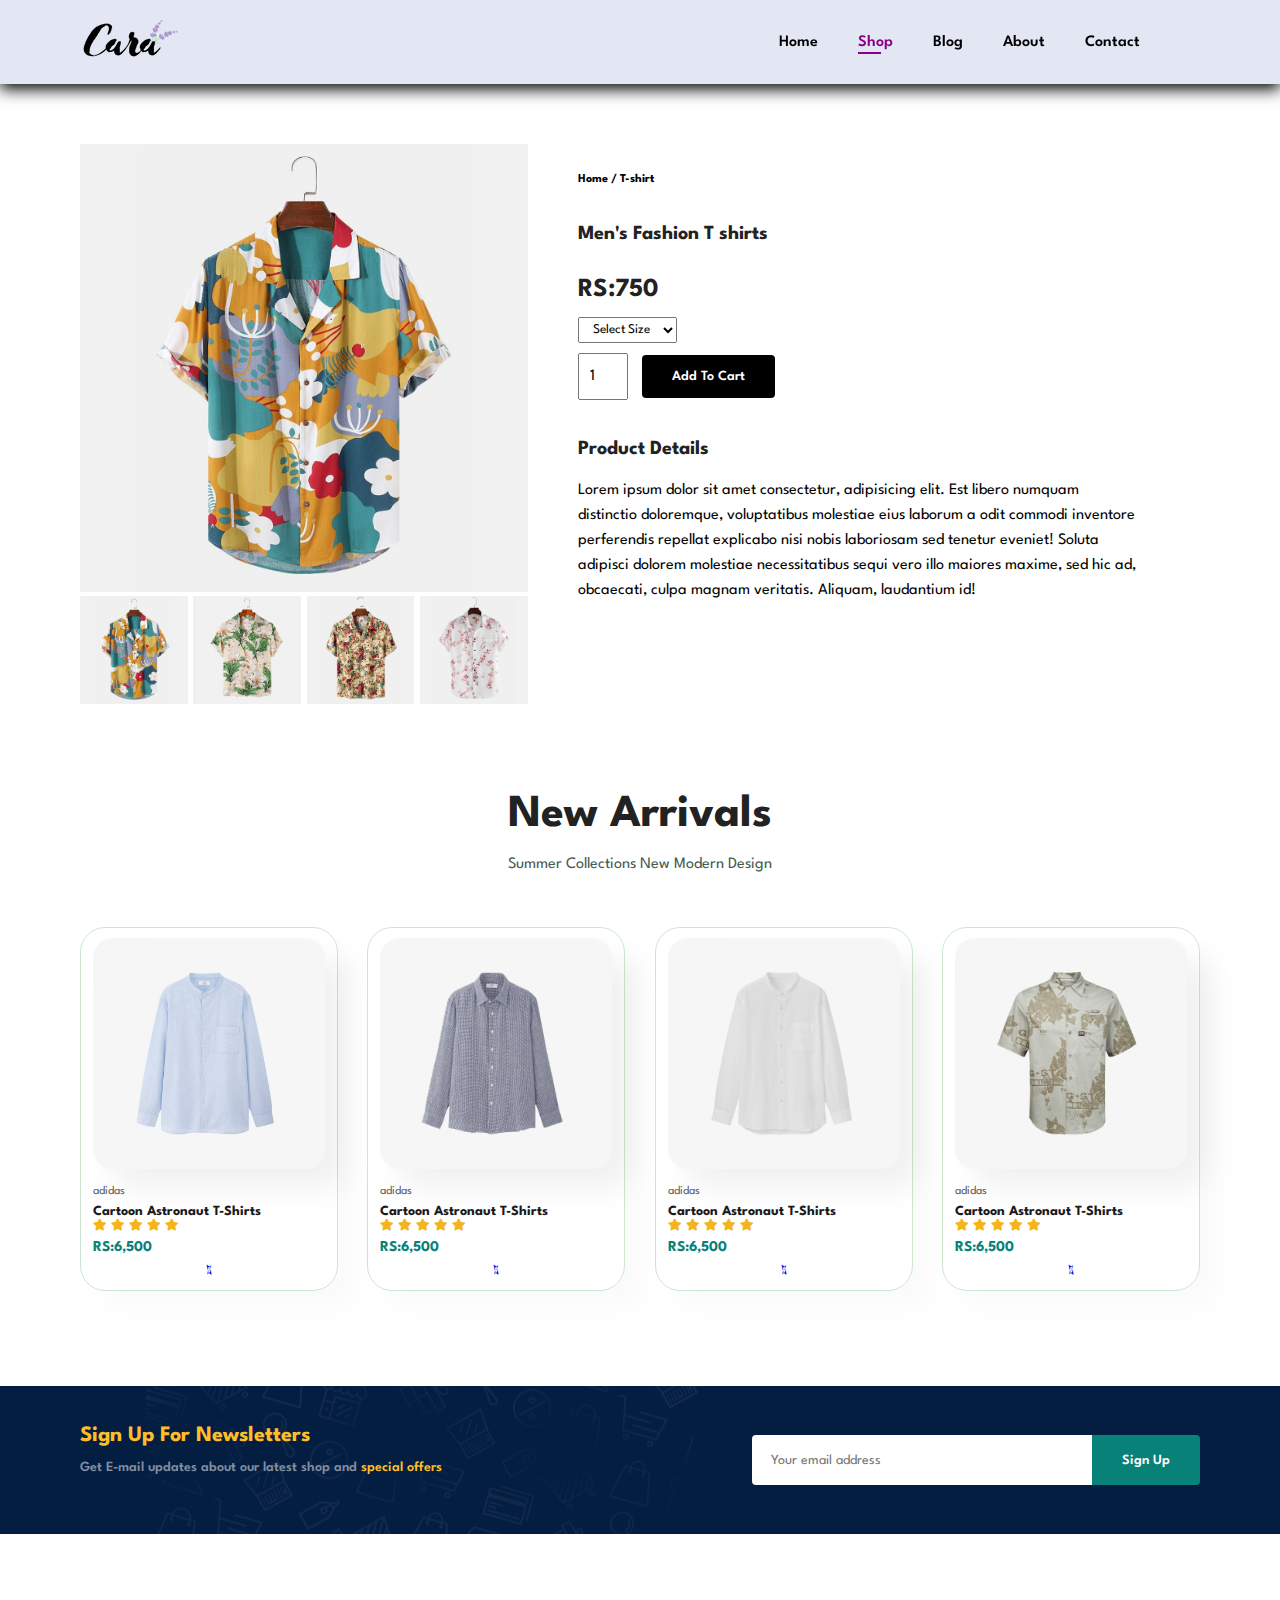
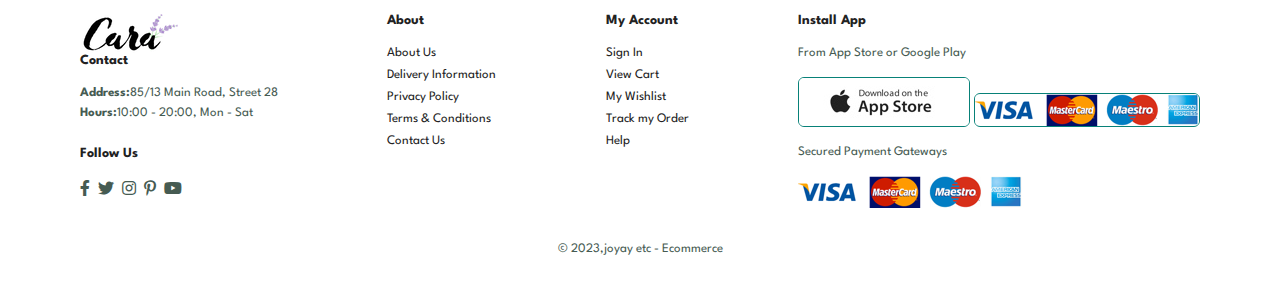
<file: sproduct.html>
<!DOCTYPE html>
<html lang="en">

    <head>
        <meta charset="UTF-8">
        <meta http-equiv="X-UA-Compatible" content="IE=edge">
        <meta name="viewport" content="width=device-width, initial-scale=1.0">
        <title>JO||Clothing</title>
        <link rel="stylesheet" href="https://pro.fontawesome.com/releases/v5.10.0/css/all.css" />

        <link rel="stylesheet" href="style.css">
    </head>

    <body>
<section id="header">
    <a href="#"><img src="img/logo.png" class="logo" alt=""></a>
<div>
    <ul id="navbar">
        <li><a href="index.html">Home</a></li>
        <li><a class="active" href="shop.html">Shop</a></li>
        <li><a href="blog.html">Blog</a></li>
        <li><a href="about.html">About</a></li>
        <li><a href="contact.html">Contact</a></li>
        <li id="lg-bag"><a href="cart.html"><i class="far fa-shoppin-bag"></i></a></li>
        <a href="#" id="close"><i class="far fa-times"></i></a>
    </ul>
</div>
<div id="mobile">
    <a href="cart.html"><i class="far fa-shoppin-bag"></i></a>
    <i id="bar" class="fas fa-outdent"></i>
</div>
</section>

<!----------------------------------->
<section id="prodetails" class="section-p1">
    <div class="single-pro-image">
<img src="img/products/f1.jpg" width="100%" id="MainImg" alt="">
    <div class="small-img-group">
        <div class="small-img-col">
            <img src="img/products/f1.jpg" width="100%" class="small-img" alt="">
        </div>
        <div class="small-img-col">
            <img src="img/products/f2.jpg" width="100%" class="small-img" alt="">
        </div>
        <div class="small-img-col">
            <img src="img/products/f3.jpg" width="100%" class="small-img" alt="">
        </div>
        <div class="small-img-col">
            <img src="img/products/f4.jpg" width="100%" class="small-img" alt="">
        </div>
    </div>
</div> 
    <div class="single-pro-details">
        <h6>Home / T-shirt</h6>
        <h4>Men's Fashion T shirts</h4>
        <h2>RS:750</h2>
        <select>
            <option>Select Size</option>
            <option>XL</option>
            <option>XXL</option>
            <option>XXL</option>
            <option>Small</option>
            <option>Large</option>
        </select>
        <input type="number" value="1">
        <button class="normal">Add To Cart</button>
        <h4>Product Details</h4>
        <span>Lorem ipsum dolor sit amet consectetur, adipisicing elit. Est libero numquam distinctio doloremque, voluptatibus molestiae eius laborum a odit commodi inventore perferendis repellat explicabo nisi nobis laboriosam sed tenetur eveniet! 
            Soluta adipisci dolorem molestiae necessitatibus sequi vero illo maiores maxime, sed hic ad, obcaecati, culpa magnam veritatis. Aliquam, laudantium id!</span>

    </div>
</section>

<section id="product1" class="section-p1">
    <h2>New Arrivals</h2>
    <p>Summer Collections New Modern Design</p>
    <div class="pro-container">
        <div class="pro">
            <img src="img/products//n1.jpg" alt="">
            <div class="des">
                <span>adidas</span>
                <h5>Cartoon Astronaut T-Shirts</h5>
                <div class="star">
                    <i class="fas fa-star"></i>
                    <i class="fas fa-star"></i>
                    <i class="fas fa-star"></i>
                    <i class="fas fa-star"></i>
                    <i class="fas fa-star"></i>
                </div>
                <h4>RS:6,500</h4>
            </div>
            <a href="#"><i class="fal fa-shopping-cart"></i></a>
        </div>
        <div class="pro">
            <img src="img/products//n2.jpg" alt="">
            <div class="des">
                <span>adidas</span>
                <h5>Cartoon Astronaut T-Shirts</h5>
                <div class="star">
                    <i class="fas fa-star"></i>
                    <i class="fas fa-star"></i>
                    <i class="fas fa-star"></i>
                    <i class="fas fa-star"></i>
                    <i class="fas fa-star"></i>
                </div>
                <h4>RS:6,500</h4>
            </div>
            <a href="#"><i class="fal fa-shopping-cart"></i></a>
        </div>
        <div class="pro">
            <img src="img/products//n3.jpg" alt="">
            <div class="des">
                <span>adidas</span>
                <h5>Cartoon Astronaut T-Shirts</h5>
                <div class="star">
                    <i class="fas fa-star"></i>
                    <i class="fas fa-star"></i>
                    <i class="fas fa-star"></i>
                    <i class="fas fa-star"></i>
                    <i class="fas fa-star"></i>
                </div>
                <h4>RS:6,500</h4>
            </div>
            <a href="#"><i class="fal fa-shopping-cart"></i></a>
        </div>
        <div class="pro">
            <img src="img/products//n4.jpg" alt="">
            <div class="des">
                <span>adidas</span>
                <h5>Cartoon Astronaut T-Shirts</h5>
                <div class="star">
                    <i class="fas fa-star"></i>
                    <i class="fas fa-star"></i>
                    <i class="fas fa-star"></i>
                    <i class="fas fa-star"></i>
                    <i class="fas fa-star"></i>
                </div>
                <h4>RS:6,500</h4>
            </div>
            <a href="#"><i class="fal fa-shopping-cart"></i></a>
        </div>
    </div>
</section>











<section id="newsletter" class="section-p1 section-m1">
    <div class="newstext">
        <h4>Sign Up For Newsletters</h4>
        <p>Get E-mail updates about our latest shop and <span>special offers</span></p>
    </div>

    <div class="form">
        <input type="text" placeholder="Your email address">
        <button class="normal">Sign Up</button>
    </div>
</section>

<!-----------footer--------------------->

<footer class="section-p1">
    <div class="col">
        <img src="img/logo.png" alt="">
        <h4>Contact</h4>
        <p><strong>Address:</strong>85/13 Main Road, Street 28</p>
        <p><strong>Hours:</strong>10:00 - 20:00, Mon - Sat</p>
        <div class="follow">
            <h4>Follow Us</h4>
            <div class="icon">
                <i class="fab fab fa-facebook-f"></i>
                <i class="fab fab fa-twitter"></i>
                <i class="fab fab fab fa-instagram"></i>
                <i class="fab fab fab fa-pinterest-p"></i>
                <i class="fab fab fab fa-youtube"></i>
            </div>
        </div>
    </div>

    <div class="col">
        <h4>About</h4>
        <a href="#">About Us</a>
        <a href="#">Delivery Information</a>
        <a href="#">Privacy Policy</a>
        <a href="#">Terms & Conditions</a>
        <a href="#">Contact Us</a>
    </div>

    <div class="col">
        <h4>My Account</h4>
        <a href="#">Sign In</a>
        <a href="#">View Cart</a>
        <a href="#">My Wishlist</a>
        <a href="#">Track my Order</a>
        <a href="#">Help</a>
    </div>

    <div class="col install">
        <h4>Install App</h4>
        <p>From App Store or Google Play</p>
        <div class="row">
            <img src="img/pay/app.jpg" alt="">
            <img src="img/pay/pay.png" alt="">
        </div>
        <p>Secured Payment Gateways</p>
        <img src="img/pay/pay.png" alt="">
    </div>

    <div class="copyright">
        <p>© 2023,joyay etc - Ecommerce </p>
    </div>

</footer>

<script>
    var MainImg = document.getElementById("MainImg");
    var smallimg = document.getElementsByClassName("small-img");

    smallimg[0].onclick = function(){
        MainImg.src = smallimg[0].src;
    }
    smallimg[1].onclick = function(){
        MainImg.src = smallimg[1].src;
    }
    smallimg[2].onclick = function(){
        MainImg.src = smallimg[2].src;
    }
    smallimg[3].onclick = function(){
        MainImg.src = smallimg[3].src;
    }
</script>

















        <script src="script.js"></script>
    </body>

</html>
</file>
<file: style.css>
@import url("https://fonts.googleapis.com/css2?family=Spartan:wght@100;200;300;400;500;600;700;800;900&display=swap");
* {
  margin: 0;
  padding: 0;
  box-sizing: border-box;
  font-family: "Spartan", sans-serif;
}

html {
  scroll-behavior: smooth;
}

/* Global Styles */

h1 {
  font-size: 50px;
  line-height: 64px;
  color: #222;
}

h2 {
  font-size: 46px;
  line-height: 54px;
  color: #222;
}

h4 {
  font-size: 20px;
  color: #222;
}

h6 {
  font-weight: 700;
  font-size: 12px;
}

p {
  font-size: 16px;
  color: #465b52;
  margin: 15px 0 20px 0;
}

.section-p1 {
  padding: 40px 80px;
}

.section-m1 {
  margin: 40px 0;
}

body {
  width: 100%;
}


/* header start */

#header {
     display: flex;
     align-items: center;
     justify-content: space-between;
     padding: 20px 80px;
     background: #E3E6F3;
     box-shadow: 0 5px 15px rgba(0,0,0,06);
     z-index: 999;
     position: sticky;
     top: 0;
     left: 0;
}
#navbar{
    display:flex;
    align-items: center;
    justify-content: center;
}
#navbar li{
    list-style: none;
    padding: 0 20px;
    position: relative;
}
#navbar li a{
    text-decoration: none;
    font-size: 16px;
    font-weight: 600;
    color:black;
    transition: 0.3s ease;
}
#navbar li a:hover,
#navbar li a.active{
    color: darkmagenta;
}
#navbar li a.active::after, 
#navbar li a:hover::after{
    content: "";
    width: 30%;
    height: 2px;
    background: darkmagenta;
    position: absolute;
    bottom: -4px;
    left: 20px;
}
#mobile{
    display: none;
    align-items: center;
}
#close{
    display: none;
}



/*-----------------------------*/

#hero{
    background-image: url("img/hero4.png");
    height: 90vh;
    width: 100%;
    background-size: cover;
    background-position: top 25% right 0;
    padding: 0 80px;
    display: flex;
    flex-direction: column;
    align-items: flex-start;
    justify-content: center;
}
#hero h4{
    padding-bottom: 15px;
}
#hero h1{
    color: darkmagenta;
}
#hero button{
    background-image: url("img/button.png");
    background-color: transparent;
    color: darkgreen;
    border: 0;
    padding: 14px 80px 14px 65px;
    background-repeat: no-repeat;
    cursor: pointer;
    font-weight: 700;
    font-size: 15px;


}

/*--------features-----------------*/

#feature{
    display: flex;
    align-items: center;
    justify-content: space-between;
    flex-wrap: wrap;
}

#feature .fe-box{
    width:180px;
    text-align: center;
    padding: 25px 15px;
    box-shadow: 20px 20px 34px rgba(0,0,0,0.03);
    border: 1px solid #cce7d0;
    border-radius: 4px;
    margin: 15px 0;
}

#feature .fe-box:hover{
    box-shadow: 10px 10px 54px rgba(70,62,221,0.1);

}

#feature .fe-box img{
    width: 100%;
    margin-bottom: 10px;
}

#feature .fe-box h6{
    display: inline-block;
    padding: 9px 8px 6px 8px;
    line-height: 1;
    border-radius: 4px;
    color: #088178;
    background-color: #fddde4;
}

#feature .fe-box:nth-child(2) h6{
    background-color: #cdebbc;
}
#feature .fe-box:nth-child(3) h6{
    background-color: #d1e8f2;
}
#feature .fe-box:nth-child(4) h6{
    background-color: #cdd4f8;
}
#feature .fe-box:nth-child(5) h6{
    background-color: #f6dbf6;
}
#feature .fe-box:nth-child(6) h6{
    background-color: #fff2e5;
}

/*---------features product-----------------*/

#product1{
    text-align: center;
}

#product1 .pro-container{
    display: flex;
    justify-content: space-between;
    padding-top: 20px;
    flex-wrap: wrap;
}

#product1 .pro{
    width: 23%;
    min-width: 250px;
    padding: 10px 12px;
    border: 1px solid #cce7d0;
    border-radius: 25px;
    cursor: pointer;
    box-shadow: 20px 20px 30px rgba(0,0,0,0.02);
    margin: 15px 0;
    transition: 0.2s ease;
    position: relative;
}
#product1 .pro img{
    box-shadow: 20px 20px 30px rgba(0,0,0,0.06);
}
#product1 .pro img{
    width: 100%;
    border-radius: 20px;
}
#product1 .pro .des{
    text-align: start;
    padding: 10px 0;
}
#product1 .pro .des span{
    color: #606063;
    font-size: 12px;
}
#product1 .pro .des h5{
    padding-top: 7px;
    color: #1a1a1a;
    font-size: 14px;
}
#product1 .pro .des i {
    font-size: 12px;
    color: rgba(243,181,25);
}
#product1 .pro .des h4{
    padding-top: 7px;
    font-size: 15px;
    font-weight: 700;
    color: #088178;
}
#product1 .pro .cart{
    width: 40px;
    height: 40px;
    line-height: 40px;
    border-radius: 50px;
    background-color: #e8f6ea;
    font-weight: 500;
    color: #088178;
    border: 1px solid #cce7d0;
    position: absolute;
    bottom: 20px;
    right: 10px;
}

/*-------------banner-------------------*/
#banner{
    display: flex;
    flex-direction: column;
    justify-content: center;
    align-items: center;
    text-align: center;
    background-image: url("img/banner/b2.jpg");
    width: 100%;
    height: 40vh;
    background-size: cover;
    background-position: center;
}
#banner h4{
    color: #fff;
    font-size: 16px;
   
}
#banner h2{
    color: #fff;
    font-size: 30px;
    padding: 10px 0;
}
#banner h2 span{
    color: red;
}

#banner button:hover{
    background: #088178;
    color: #fff;
}
.section-p1{
    padding: 40px 80px;
}
.section-m1{
    margin: 40px 0;
}
button.normal{
    font-size: 14px;
    font-weight: 600;
    padding: 15px 30px;
    color: #000;
    background-color: #fff;
    border-radius: 4px;
    cursor: pointer;
    border: none;
    outline: none;
    transition: 0.2s;
}
button.white{
    font-size: 13px;
    font-weight: 600;
    padding: 11px 18px;
    color: #000;
    background-color: transparent;
  
    cursor: pointer;
    border: 1px solid#fff;
    outline: none;
    transition: 0.2s;
}
body{
    width: 100%;
}

/*-------------2 banner--------*/
#sm-banner{
    display: flex;
    justify-content: space-between;
    flex-wrap: wrap;
}



#sm-banner .banner-box{
    display: flex;
    flex-direction: column;
    justify-content: center;
    align-items:flex-start;
  padding: 30px;
    background-image: url("img/banner/b17.jpg");
    min-width: 580px;
    height: 50vh;
    background-size: cover;
    background-position: center;
}

#sm-banner .banner-box2{
    background-image: url("img/banner/b10.jpg");
}

#sm-banner h4{
    color: #fff;
    font-size: 20px;
    font-weight: 300;
}
#sm-banner h2{
    color: #fff;
    font-size: 28px;
    font-weight: 800;
}
#sm-banner span{
    color: #fff;
    font-size: 14px;
    font-weight: 500;
    padding-bottom: 15px;
}
#sm-banner .banner-box:hover button{
    background-color: #088178;
    border: 1px solid #088178;
}

#banner3{
    display: flex;
    justify-content: space-between;
    flex-wrap: wrap;
    padding: 0 80px;
}

#banner3 .banner-box{
    display: flex;
    flex-direction: column;
    justify-content: center;
    align-items:flex-start;
  padding: 20px;
    background-image: url("img/banner/b7.jpg");
    min-width: 30px;
    height: 30vh;
    background-size: cover;
    background-position: center;
    margin-bottom: 20px;
}

#banner3 .banner-box2{
    background-image: url("img/banner/b4.jpg");
}
#banner3 .banner-box3{
    background-image: url("img/banner/b18.jpg");
}

#banner3 h2{
    color: #fff;
    font-weight: 900;
    font-size: 22px;
}
#banner3 h3{
    color: #ec544e;
    font-weight: 800;
    font-size: 15px;
}

/*------newsletter-----------------*/

#newsletter{
    display: flex;
    justify-content: space-between;
    flex-wrap: wrap;
    align-items: center;
    background-image: url("img/banner/b14.png");
    background-repeat: no-repeat;
    background-position: 20% 30%;
    background-color: #041e42;
}

#newsletter h4{
    font-size: 22px;
    font-weight: 700;
    color: #fff;
}

#newsletter p{
    font-size: 14px;
    font-weight: 600;
    color: #818ea0;
}
#newsletter h4{

    color: #ffbd27;
}

#newsletter p span{

    color: #ffbd27;
}

#newsletter .form{
    display: flex;
    width: 40%;
}

#newsletter input{
    height: 3.125rem;
    padding: 0 1.25em;
    font-size: 14px;
    width: 100%;
    border: 1px solid transparent;
    border-radius: 4px;
    outline: none;
    border-top-right-radius: 0;
    border-bottom-right-radius: 0;
}

#newsletter button{
    background-color: #088178;
    color: #fff;
    white-space: nowrap;
    border-top-left-radius: 0;
    border-bottom-left-radius: 0;
}

/*--------footer-------*/

footer{
    display: flex;
    flex-wrap: wrap;
    justify-content: space-between;
}

footer .col{
    display: flex;
    flex-direction: column;
    align-items: flex-start;
    margin-bottom: 20px;
}

footer .logo{
    margin-bottom: 30px;
}
footer h4{
    font-size: 14px;
    padding-bottom: 20px;
}
footer p{
    font-size: 13px;
    margin: 0 0 8px 0;
}

footer a {
    font-size: 13px;
    text-decoration: none;
    color: #222;
    margin-bottom: 10px;
}
footer .follow{
    margin-top: 20px;
}
footer .follow i{
    color: #465b52;
    padding-right: 4px;
    cursor: pointer;
}
footer .install .row img{
    border: 1px solid #088178;
    border-radius: 6px;
}
footer .install img{
    margin:10px 0 15px 0 ;
}
footer .follow i:hover,
footer a:hover{
    color: #088178;
}
footer .copyright{
    width: 100%;
    text-align: center;
}

/*--------mediaquery----------*/
@media (max-width:799px){
    .section-p1{
        padding: 40px 80px;
    }
    #navbar{
    display: flex;
    flex-direction: column;
    align-items: flex-start;
    justify-content: flex-start;
    position: fixed;
    top: 0;
    right: 0px;
    height: 100vh;
    width: 300px;
    background-color: #E3E6F3;
    box-shadow: 0 40px 60px rgba(0,0,0,0.1);
    padding: 80px 0 0 10px;

}
#navbar .active{
    right: -300px;
}

#navbar li{
    margin-bottom: 25px;
}

#mobile{
    display: flex;
    align-items: center;
}

#mobile i{
    color: #1a1a1a;
    font-size: 24px;
    padding-left: 20px;
}
#close{
    position: absolute;
    top: 30px;
    left: 30px;
    color: #222;
    font-size: 24px;
    display: initial;
}
#lg-bag{
    display: none;
}
#hero{
    height: 70vh;
    padding: 0 80px;
    background-position: top 30% right 30%;

}
#feature{
    justify-content: center;
}
#feature .fe-box{
    margin: 15px 15px;
}
#product .pro-container{
    justify-content: center;
}
#product1 .pro{
    margin: 15px;
}
#banner{
    height: 20vh;
}
#sm-banner .banner-box{
    min-width: 100%;
    height: 30vh;
}
#banner3{
    padding: 0 40px;
}
#banner3 .banner-box{
    width: 285;
}
#newsletter .form{
    width: 70%;
}
}

@media (max-width: 477px){
    .section-p1{
        padding: 20px;
    }
    #header{
        padding: 10px 30px;
    }
    h1{
        font-size: 38px;
    }
    h2{
        font-size: 32px;
    }
    #hero{
        padding: 0 20px;
        background-position: 55%;
    }
    #feature{
        justify-content: space-between;
    }
    #feature .fe-box{
        width: 155px;
        margin: 0 0 15px 0;
    }
    #product1 .pro{
        width: 100%;
    }
    #banner{
        height: 40vh;
    }
    #sm-banner .banner-box{
        height: 40vh;
    }
    #sm-banner .banner-box2{
        margin-top: 20px;
    }
    #banner3{
        padding: 0 20px;
    }
    #newsletter .form{
        width: 100%;
    }
    #newsletter .form{
        width: 100%;
    }
    footer .copyright{
        text-align: start;
    }
    #prodetails{
        display: flex;
        flex-direction: column;
    }
    #prodetails .single-pro-image{
        width: 100%;
        margin-right: 0px;
    }
    #prodetails .single-pro-details{
        width: 100%;
    }
    #blog{
        padding: 100px 20px 0 20px;
    }
    #blog .blog-box{
        display: flex;
        flex-direction: column;
        align-items: flex-start;
    }
    #blog .blog-img{
        width: 100%;
        margin-right: 0px;
        margin-bottom: 30px;
    }
    #blog .blog-details{
        width: 100%;
    }


}

#page-header{
    background-image: url("img/banner/b1.jpg");
    width: 100%;
    height: 40vh;
    background-size: cover;
    display: flex;
    justify-content: center;
    text-align: center;
    flex-direction: column;
    padding: 14px;
}

#page-header h2,
#page-header p{
    color: #fff;
}

#pagination{
    text-align: center;
}

#pagination a{
    text-decoration: none;
    background-color: #088178;
    padding: 15px 20px;
    border-radius: 4px;
    color: #fff;
    font-weight: 600;
}
#pagination a i {
    font-size: 16px;
    font-weight: 600;
} 
#prodetails{
    display: flex;
    margin-top: 20px;
}

#prodetails .single-pro-image{
    width: 40%;
    margin-right: 50px;
}
.small-img-group{
    display: flex;
    justify-content: space-between;
}
.small-img-col{
    flex-basis: 24%;
    cursor: pointer;
}

#prodetails .single-pro-details{
    width: 50%;
    padding-top: 30px;
}
#prodetails .single-pro-details h4{
    padding: 40px 0 20px 0;
}
#prodetails .single-pro-details h2{
    font-size: 26px;
}
#prodetails .single-pro-details select{
    display: block;
    padding: 5px 10px;
    margin-bottom: 10px;
}
#prodetails .single-pro-details input{
    width: 50px;
    height: 47px;
    padding-left: 10px;
    font-size: 16px;
    margin-right: 10px;

}

#prodetails .single-pro-details input:focus{
    outline: none;
}
#prodetails .single-pro-details button{
    background: #000000;
    color: #fff;
}

#prodetails .single-pro-details span{
line-height: 25px;
}

#page-header.blog-header{
    background-image: url("img/banner/b19.jpg");
}

#blog{
    padding: 150px 150px 0 150px;
}
#blog .blog-box{
    display: flex;
    align-items: center;
    width: 100%;
    position: relative;
    padding: 40px;
}
#blog .blog-img{
    width: 50%;
    margin-right: 40px;
}
#blog img{
    width: 100%;
    height: 300px;
    object-fit: cover;
}
#blog .blog-details{
    width: 50%;
}
#blog .blog-details a{
    text-decoration: none;
    font-size: 11px;
    color: #000;
    font-weight: 700;
    position: relative;
    transition: 0.3s;
}
#blog .blog-details a::after{
    content: "";
    width: 50px;
    height: 1px;
    background-color: #000;
    position: absolute;
    top: 4px;
    right: -60px;
}
#blog .blog-details a:hover{
    color: #088178;
}
#blog .blog-details a:hover::after{
    background-color: #088178;
}
#blog .blog-box h1{
    position: absolute;
    top: -40px;
    left: 0;
    font-size: 70px;
    font-weight: 700;
    color: #cce7d0;
    z-index: -9;
}

#page-header.about-header{
    background-image: url("img/about/banner.png");
}
#about-head{
    display: flex;
    align-items: center;
}
#about-head img{
    width: 50%;
    height: auto;
}
#about-head div{
    padding-left: 40px;
}

#about-app{
    text-align: center;
}
#about-app .video{
    width: 70%;
    height: 100%;
    margin: 30px auto 0 auto;
}
#about-app .video video{
    width: 100%;
    height: 100%;
    border-radius: 20px;
}
#about-head{
    flex-direction: column;
}
#about-head img{
    width: 100%;
    margin-bottom: 20px;
}
#about-head div{
    padding-left: 0px;
}
#about-app .video{
    width: 100%;
}

#contact-details{
    display: flex;
    align-items: center;
    justify-content: space-between;
}
#contact-details .details{
    width: 40%;
}
#contact-details .details span,
#form-details form span {
    font-size: 12px;
}
#contact-details .details h2,
#form-details form h2{
    font-size: 26px;
    line-height: 35px;
    padding: 20px 0;
}
#contact-details .details h3{
    font-size: 16px;
    padding-bottom: 15px;
}
#contact-details .details li{
    list-style: none;
    display: flex;
    padding: 10px 0;
}
#contact-details .details li i{
    font-size: 14px;
    padding-right: 22px;
}
#contact-details .details li p{
    margin: 0;
    font-size: 14px;
}
#contact-details .map{
    width: 55%;
    height: 400px;
}
#contact-details .map iframe{
    width: 100%;
    height: 100%;
}
#form-details form{
    width: 65%;
    display: flex;
    flex-direction: column;
    align-items: flex-start;
}
#form-details form input,
#form-details form textarea{
    width: 100%;
    padding: 12px 15px;
    outline: none;
    margin-bottom: 20px;
    border: 1px solid #e1e1e1;
}
#form-details form button{
    background-color: #088178;
    color: #fff;
}
</file>
